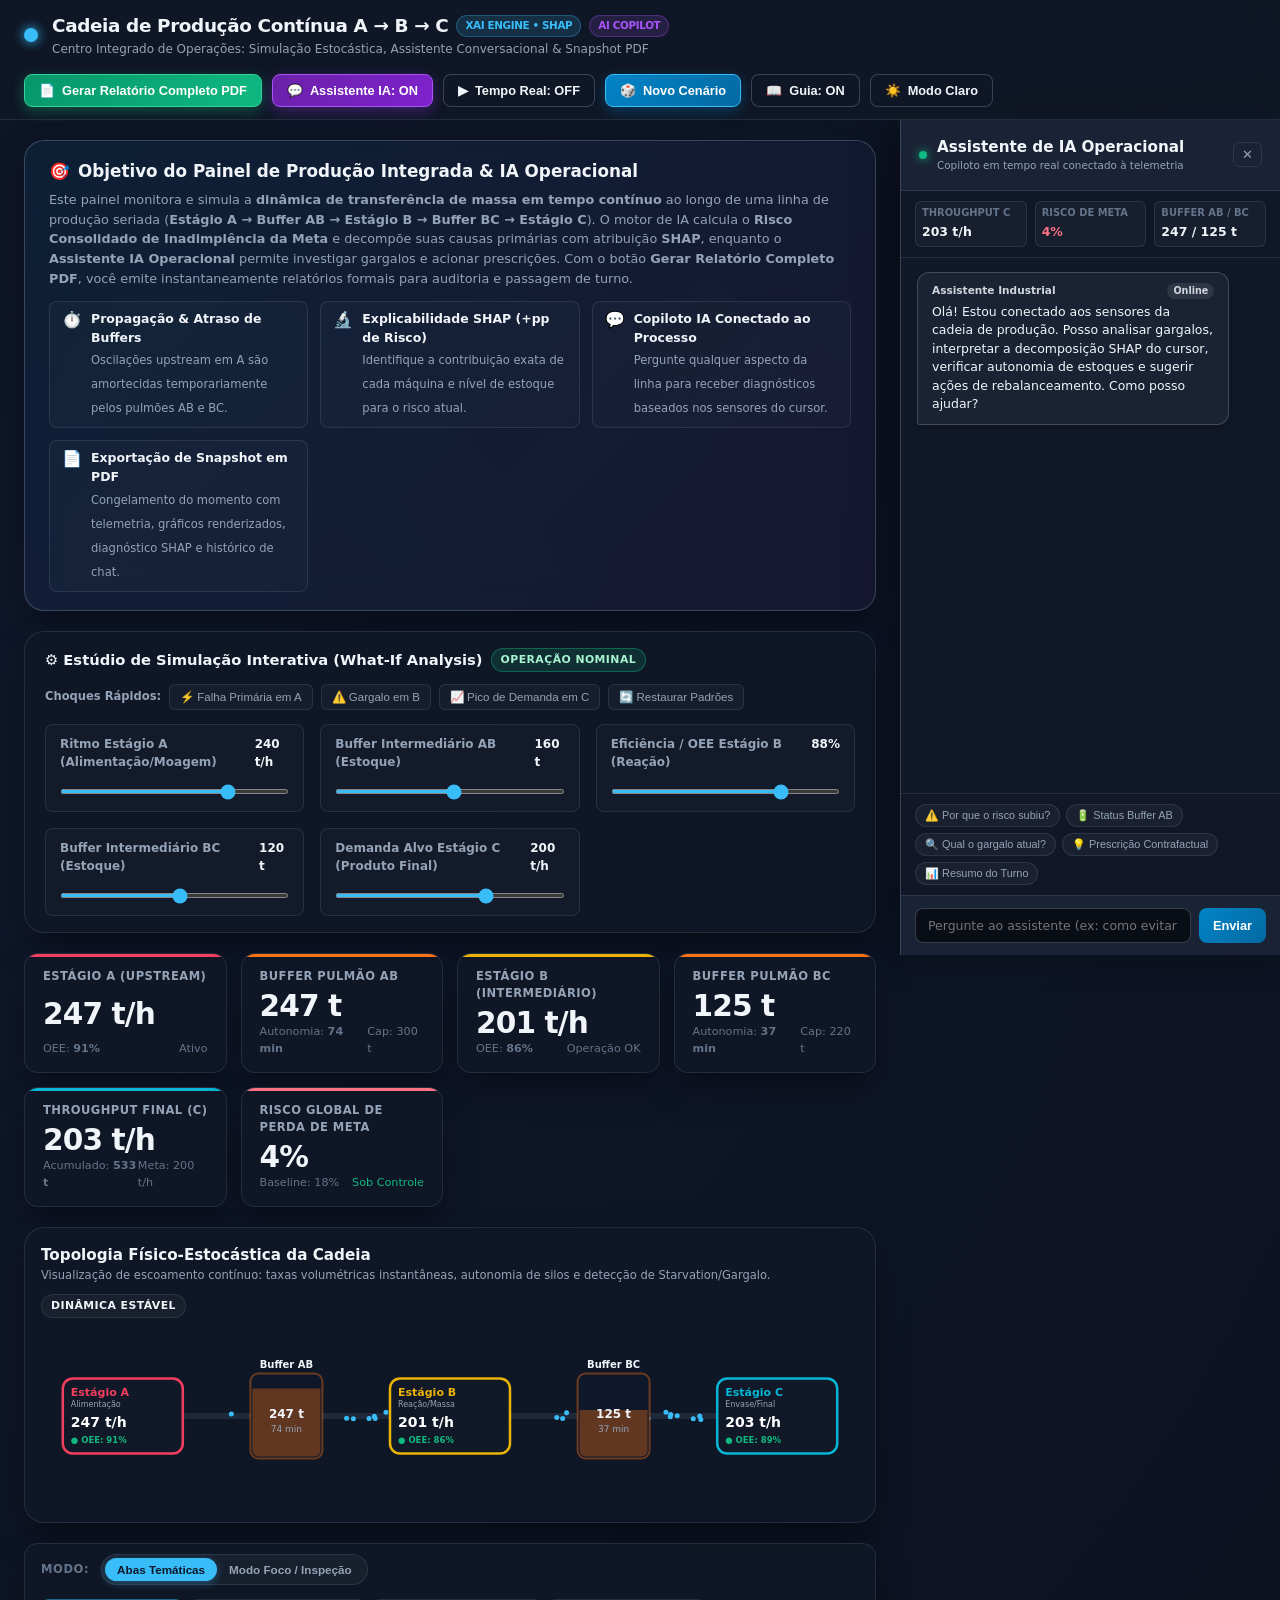
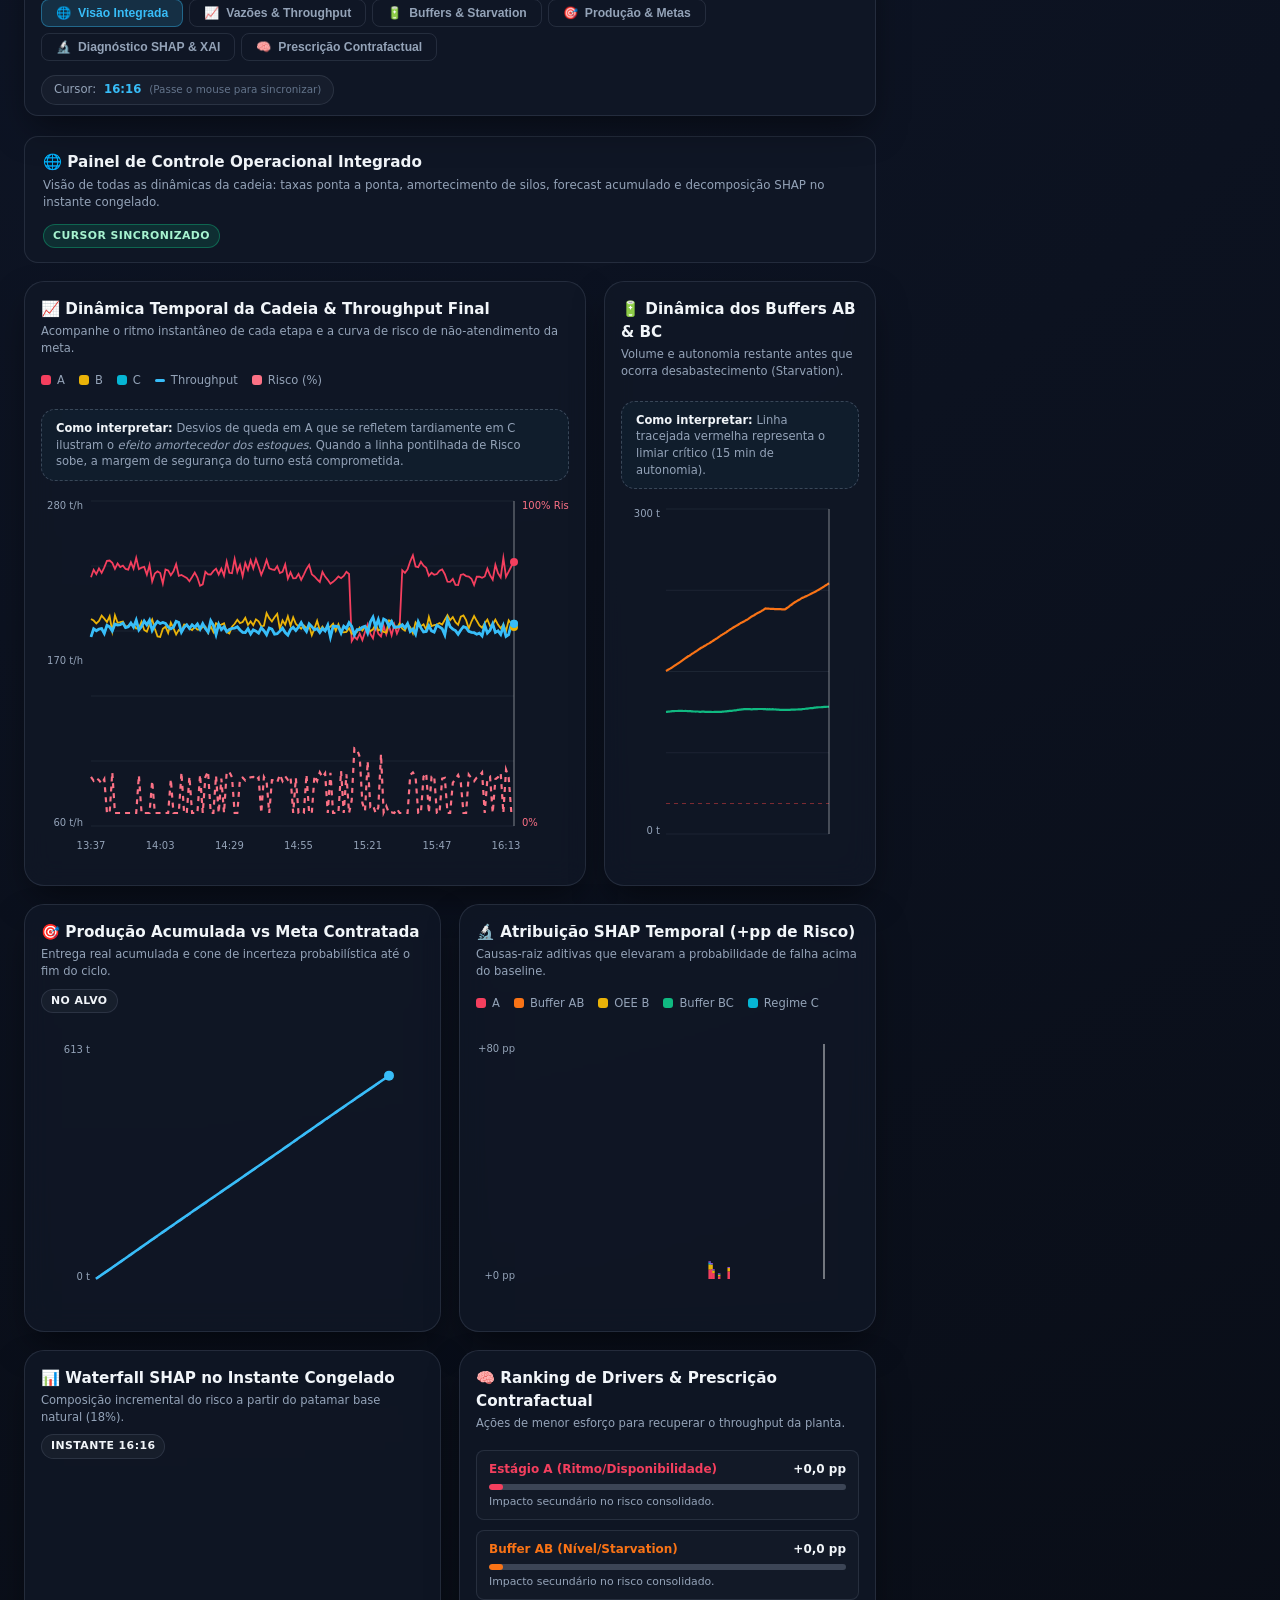
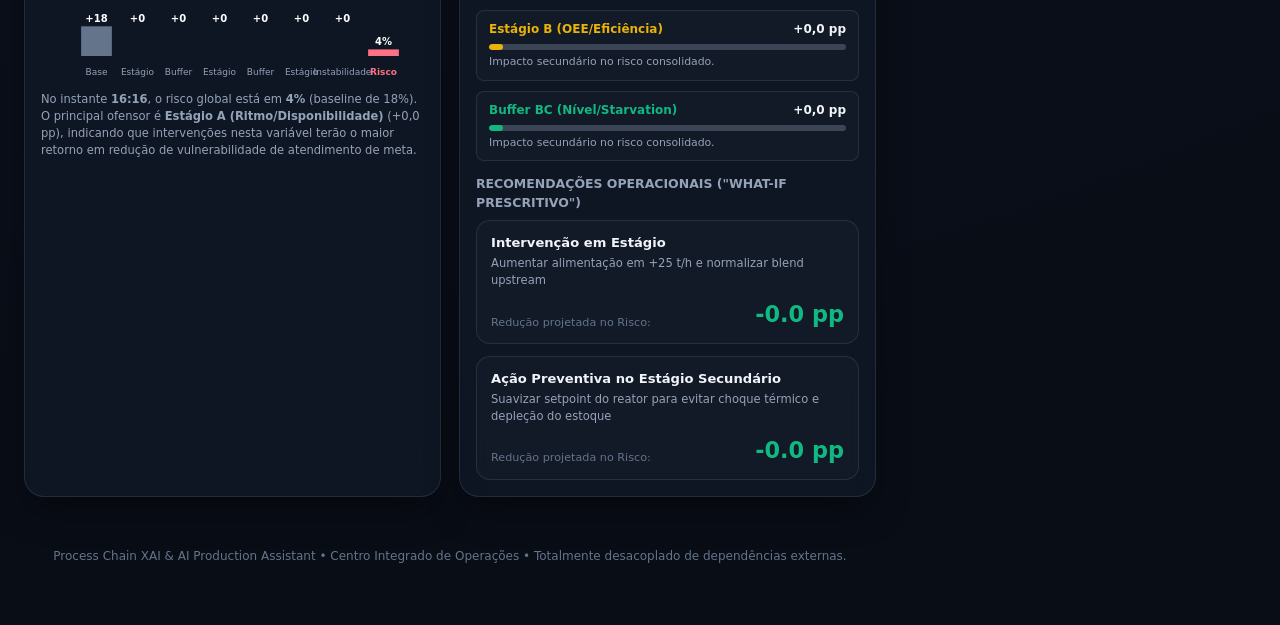
<file: public/assets/aistudio/process_chain_xai_ai_production_assistant_with_pdf_snapshot_v2_6fdd1178.html>
<!DOCTYPE html>
<html lang="pt-BR">
<head>
  <meta charset="UTF-8">
  <meta name="viewport" content="width=device-width, initial-scale=1.0">
  <title>Process Chain XAI & AI Production Assistant • Centro Integrado de Operações</title>
  <style>
    :root {
      --bg: #090d16;
      --bg-accent: #0f172a;
      --panel: rgba(17, 24, 39, 0.82);
      --panel-solid: #111827;
      --panel-header: rgba(30, 41, 59, 0.7);
      --border: rgba(148, 163, 184, 0.16);
      --border-bright: rgba(148, 163, 184, 0.32);
      --text: #f1f5f9;
      --text-muted: #94a3b8;
      --text-subtle: #64748b;
      
      --stage-a: #f43f5e;
      --stage-a-glow: rgba(244, 63, 94, 0.25);
      --stage-b: #eab308;
      --stage-b-glow: rgba(234, 179, 8, 0.25);
      --stage-c: #06b6d4;
      --stage-c-glow: rgba(6, 182, 212, 0.25);
      --buffer: #f97316;
      --risk-line: #fb7185;
      --throughput: #38bdf8;
      --target: #818cf8;
      --success: #10b981;
      --warning: #f59e0b;
      --danger: #ef4444;
      --purple: #a855f7;

      --shadow-lg: 0 16px 36px -8px rgba(0, 0, 0, 0.5);
      --glass-blur: blur(14px);
      --radius-sm: 8px;
      --radius: 14px;
      --radius-lg: 20px;
      --font: system-ui, -apple-system, BlinkMacSystemFont, "Segoe UI", Roboto, "Helvetica Neue", Arial, sans-serif;
    }

    [data-theme="light"] {
      --bg: #f8fafc;
      --bg-accent: #e2e8f0;
      --panel: rgba(255, 255, 255, 0.94);
      --panel-solid: #ffffff;
      --panel-header: rgba(241, 245, 249, 0.9);
      --border: rgba(100, 116, 139, 0.2);
      --border-bright: rgba(100, 116, 139, 0.35);
      --text: #0f172a;
      --text-muted: #475569;
      --text-subtle: #94a3b8;
      --shadow-lg: 0 12px 28px -6px rgba(15, 23, 42, 0.08);
    }

    * { box-sizing: border-box; margin: 0; padding: 0; }
    body {
      font-family: var(--font);
      background: radial-gradient(circle at 10% 20%, var(--bg-accent) 0%, var(--bg) 90%);
      color: var(--text);
      min-height: 100vh;
      line-height: 1.5;
      overflow-x: hidden;
    }

    /* Scrollbars */
    ::-webkit-scrollbar { width: 6px; height: 6px; }
    ::-webkit-scrollbar-track { background: var(--bg); }
    ::-webkit-scrollbar-thumb { background: var(--border-bright); border-radius: 3px; }

    /* Top Bar */
    header.header {
      background: var(--panel);
      backdrop-filter: var(--glass-blur);
      border-bottom: 1px solid var(--border);
      position: sticky;
      top: 0;
      z-index: 60;
      padding: 12px 24px;
      display: flex;
      justify-content: space-between;
      align-items: center;
      flex-wrap: wrap;
      gap: 16px;
    }

    .brand {
      display: flex;
      align-items: center;
      gap: 14px;
    }
    .pulse-indicator {
      width: 14px;
      height: 14px;
      border-radius: 50%;
      background: var(--throughput);
      box-shadow: 0 0 12px var(--throughput);
      animation: pulse 2s infinite ease-in-out;
    }
    @keyframes pulse {
      0%, 100% { transform: scale(0.9); opacity: 0.8; }
      50% { transform: scale(1.15); opacity: 1; box-shadow: 0 0 18px var(--throughput); }
    }
    .brand h1 {
      font-size: 1.15rem;
      font-weight: 800;
      letter-spacing: -0.02em;
      display: flex;
      align-items: center;
      gap: 8px;
    }
    .brand-tag {
      font-size: 0.65rem;
      text-transform: uppercase;
      background: rgba(56, 189, 248, 0.15);
      color: var(--throughput);
      padding: 2px 8px;
      border-radius: 99px;
      font-weight: 700;
      border: 1px solid rgba(56, 189, 248, 0.3);
    }
    .brand-tag.ai-tag {
      background: rgba(168, 85, 247, 0.15);
      color: var(--purple);
      border-color: rgba(168, 85, 247, 0.3);
    }
    .brand p {
      font-size: 0.75rem;
      color: var(--text-muted);
    }

    .top-actions {
      display: flex;
      align-items: center;
      gap: 10px;
      flex-wrap: wrap;
    }

    .btn {
      display: inline-flex;
      align-items: center;
      gap: 7px;
      padding: 8px 14px;
      font-size: 0.8rem;
      font-weight: 600;
      border-radius: var(--radius-sm);
      border: 1px solid var(--border-bright);
      background: var(--panel);
      color: var(--text);
      cursor: pointer;
      transition: all 0.2s ease;
      user-select: none;
    }
    .btn:hover {
      background: var(--panel-header);
      border-color: var(--text-muted);
      transform: translateY(-1px);
    }
    .btn.primary {
      background: linear-gradient(135deg, #0284c7, #0369a1);
      border-color: #38bdf8;
      color: #ffffff;
      box-shadow: 0 4px 14px rgba(2, 132, 199, 0.35);
    }
    .btn.primary:hover {
      background: linear-gradient(135deg, #0369a1, #075985);
    }
    .btn.pdf-btn {
      background: linear-gradient(135deg, #059669, #10b981);
      border-color: #34d399;
      color: #ffffff;
      box-shadow: 0 4px 14px rgba(16, 185, 129, 0.35);
      font-weight: 700;
    }
    .btn.pdf-btn:hover {
      background: linear-gradient(135deg, #047857, #059669);
    }
    .btn.assistant-btn {
      background: linear-gradient(135deg, #7e22ce, #9333ea);
      border-color: #c084fc;
      color: #ffffff;
      box-shadow: 0 4px 14px rgba(147, 51, 234, 0.35);
    }
    .btn.assistant-btn.active {
      background: linear-gradient(135deg, #6b21a8, #7e22ce);
      border-color: #a855f7;
    }
    .btn.active-live {
      background: rgba(16, 185, 129, 0.2);
      border-color: #10b981;
      color: #34d399;
    }
    .btn.active-live::before {
      content: "";
      width: 8px;
      height: 8px;
      border-radius: 50%;
      background: #10b981;
      box-shadow: 0 0 8px #10b981;
    }

    /* Workspace Wrapper */
    .workspace-wrapper {
      display: flex;
      width: 100%;
      min-height: calc(100vh - 65px);
      transition: all 0.35s cubic-bezier(0.16, 1, 0.3, 1);
      position: relative;
    }

    .main-content {
      flex: 1;
      min-width: 0;
      padding: 20px 24px 60px 24px;
      display: flex;
      flex-direction: column;
      gap: 20px;
      max-width: 1720px;
      margin: 0 auto;
      transition: margin 0.3s ease;
    }

    /* Hero Banner */
    .intro-banner {
      background: linear-gradient(135deg, rgba(14, 165, 233, 0.08) 0%, rgba(168, 85, 247, 0.06) 100%);
      border: 1px solid var(--border-bright);
      border-radius: var(--radius-lg);
      padding: 18px 24px;
      display: flex;
      justify-content: space-between;
      align-items: flex-start;
      gap: 20px;
      box-shadow: var(--shadow-lg);
      backdrop-filter: var(--glass-blur);
    }
    .intro-content h2 {
      font-size: 1.05rem;
      font-weight: 800;
      color: var(--text);
      display: flex;
      align-items: center;
      gap: 8px;
      margin-bottom: 6px;
    }
    .intro-content p {
      font-size: 0.8rem;
      color: var(--text-muted);
      line-height: 1.55;
      max-width: 1200px;
    }
    .intro-features {
      display: grid;
      grid-template-columns: repeat(auto-fit, minmax(230px, 1fr));
      gap: 12px;
      margin-top: 12px;
    }
    .intro-feat-item {
      display: flex;
      align-items: flex-start;
      gap: 9px;
      background: rgba(255, 255, 255, 0.02);
      border: 1px solid var(--border);
      border-radius: var(--radius-sm);
      padding: 8px 12px;
    }
    .intro-feat-item .feat-icon {
      font-size: 1rem;
      line-height: 1;
      margin-top: 2px;
    }
    .intro-feat-item div b {
      display: block;
      font-size: 0.78rem;
      color: var(--text);
    }
    .intro-feat-item div span {
      font-size: 0.72rem;
      color: var(--text-muted);
    }

    /* Simulador What-If */
    .simulator-card {
      background: var(--panel);
      backdrop-filter: var(--glass-blur);
      border: 1px solid var(--border);
      border-radius: var(--radius-lg);
      padding: 16px 20px;
      box-shadow: var(--shadow-lg);
    }
    .simulator-head {
      display: flex;
      justify-content: space-between;
      align-items: center;
      flex-wrap: wrap;
      gap: 12px;
      margin-bottom: 14px;
    }
    .simulator-title {
      font-size: 0.92rem;
      font-weight: 700;
      display: flex;
      align-items: center;
      gap: 8px;
    }
    .sim-controls-grid {
      display: grid;
      grid-template-columns: repeat(auto-fit, minmax(200px, 1fr));
      gap: 16px;
    }
    .slider-group {
      background: rgba(255, 255, 255, 0.02);
      padding: 10px 14px;
      border-radius: var(--radius-sm);
      border: 1px solid var(--border);
    }
    .slider-head {
      display: flex;
      justify-content: space-between;
      font-size: 0.75rem;
      font-weight: 600;
      color: var(--text-muted);
      margin-bottom: 6px;
    }
    .slider-head span.val {
      color: var(--text);
      font-weight: 800;
      font-feature-settings: "tnum";
    }
    input[type="range"] {
      width: 100%;
      accent-color: #38bdf8;
      cursor: pointer;
      height: 5px;
      border-radius: 3px;
      background: var(--border-bright);
    }
    .sim-buttons {
      display: flex;
      gap: 8px;
      align-items: center;
      flex-wrap: wrap;
    }
    .btn-scenario {
      font-size: 0.72rem;
      padding: 5px 10px;
      border-radius: 6px;
      border: 1px solid var(--border);
      background: rgba(255, 255, 255, 0.03);
      color: var(--text-muted);
      cursor: pointer;
      transition: all 0.15s ease;
    }
    .btn-scenario:hover {
      background: rgba(255, 255, 255, 0.1);
      color: var(--text);
      border-color: var(--border-bright);
    }
    .btn-scenario.red:hover { border-color: var(--danger); color: #fca5a5; }
    .btn-scenario.amber:hover { border-color: var(--warning); color: #fde68a; }
    .btn-scenario.cyan:hover { border-color: var(--stage-c); color: #a5f3fc; }

    /* KPI Row */
    .kpi-row {
      display: grid;
      grid-template-columns: repeat(auto-fit, minmax(180px, 1fr));
      gap: 14px;
    }
    .kpi-card {
      background: var(--panel);
      backdrop-filter: var(--glass-blur);
      border: 1px solid var(--border);
      border-radius: var(--radius);
      padding: 14px 18px;
      box-shadow: var(--shadow-lg);
      position: relative;
      overflow: hidden;
      display: flex;
      flex-direction: column;
      justify-content: space-between;
      min-height: 105px;
    }
    .kpi-card::before {
      content: "";
      position: absolute;
      top: 0;
      left: 0;
      right: 0;
      height: 3px;
      background: transparent;
    }
    .kpi-card.a::before { background: var(--stage-a); }
    .kpi-card.b::before { background: var(--stage-b); }
    .kpi-card.c::before { background: var(--stage-c); }
    .kpi-card.buffer::before { background: var(--buffer); }
    .kpi-card.risk::before { background: var(--risk-line); }

    .kpi-title {
      font-size: 0.72rem;
      text-transform: uppercase;
      font-weight: 700;
      color: var(--text-muted);
      letter-spacing: 0.04em;
    }
    .kpi-value {
      font-size: 1.85rem;
      font-weight: 900;
      letter-spacing: -0.03em;
      line-height: 1.1;
      margin: 4px 0 2px 0;
      font-feature-settings: "tnum";
    }
    .kpi-meta {
      font-size: 0.7rem;
      color: var(--text-subtle);
      display: flex;
      justify-content: space-between;
      align-items: center;
    }

    /* Diagrama de Fluxo Físico */
    .flow-card {
      background: var(--panel);
      backdrop-filter: var(--glass-blur);
      border: 1px solid var(--border);
      border-radius: var(--radius-lg);
      padding: 16px;
      box-shadow: var(--shadow-lg);
    }
    .flow-header {
      display: flex;
      justify-content: space-between;
      align-items: center;
      margin-bottom: 8px;
      flex-wrap: wrap;
      gap: 10px;
    }
    .flow-canvas-container {
      width: 100%;
      height: 180px;
      position: relative;
    }
    #flowCanvas {
      width: 100%;
      height: 100%;
      display: block;
      border-radius: var(--radius);
    }

    /* Navegação por Abas */
    .nav-control-bar {
      background: var(--panel);
      backdrop-filter: var(--glass-blur);
      border: 1px solid var(--border);
      border-radius: var(--radius);
      padding: 10px 16px;
      display: flex;
      justify-content: space-between;
      align-items: center;
      flex-wrap: wrap;
      gap: 14px;
      box-shadow: var(--shadow-lg);
      position: sticky;
      top: 66px;
      z-index: 45;
    }
    .nav-mode-selector {
      display: flex;
      align-items: center;
      gap: 12px;
    }
    .mode-label {
      font-size: 0.72rem;
      font-weight: 700;
      text-transform: uppercase;
      letter-spacing: 0.05em;
      color: var(--text-subtle);
    }
    .pill-switch {
      display: inline-flex;
      background: rgba(255, 255, 255, 0.04);
      border: 1px solid var(--border);
      border-radius: 99px;
      padding: 3px;
    }
    .pill-btn {
      border: none;
      background: transparent;
      color: var(--text-muted);
      padding: 5px 12px;
      font-size: 0.73rem;
      font-weight: 700;
      border-radius: 99px;
      cursor: pointer;
      transition: all 0.2s ease;
    }
    .pill-btn.active {
      background: var(--throughput);
      color: #0f172a;
      box-shadow: 0 2px 8px rgba(56, 189, 248, 0.35);
    }

    .tabs-wrapper {
      display: flex;
      align-items: center;
      gap: 6px;
      flex-wrap: wrap;
    }
    .tab-btn {
      background: transparent;
      border: 1px solid var(--border);
      color: var(--text-muted);
      padding: 6px 14px;
      font-size: 0.76rem;
      font-weight: 700;
      border-radius: var(--radius-sm);
      cursor: pointer;
      display: inline-flex;
      align-items: center;
      gap: 7px;
      transition: all 0.2s ease;
    }
    .tab-btn:hover {
      background: rgba(255, 255, 255, 0.05);
      color: var(--text);
      border-color: var(--border-bright);
    }
    .tab-btn.active {
      background: rgba(56, 189, 248, 0.15);
      color: var(--throughput);
      border-color: rgba(56, 189, 248, 0.4);
    }

    .cursor-sync-indicator {
      display: inline-flex;
      align-items: center;
      gap: 8px;
      font-size: 0.73rem;
      background: rgba(255, 255, 255, 0.03);
      padding: 5px 12px;
      border-radius: 99px;
      border: 1px solid var(--border);
      color: var(--text-muted);
    }
    .cursor-sync-indicator b {
      color: var(--throughput);
      font-feature-settings: "tnum";
    }

    /* Container de Abas */
    .tab-pane {
      display: none;
      flex-direction: column;
      gap: 18px;
      animation: fadeIn 0.25s ease-in-out;
    }
    .tab-pane.active {
      display: flex;
    }
    @keyframes fadeIn {
      from { opacity: 0; transform: translateY(5px); }
      to { opacity: 1; transform: translateY(0); }
    }

    .tab-header-card {
      background: var(--panel);
      border: 1px solid var(--border);
      border-radius: var(--radius);
      padding: 14px 18px;
      display: flex;
      justify-content: space-between;
      align-items: center;
      flex-wrap: wrap;
      gap: 12px;
    }
    .tab-header-card h3 {
      font-size: 0.95rem;
      font-weight: 800;
      display: flex;
      align-items: center;
      gap: 8px;
    }
    .tab-header-card p {
      font-size: 0.74rem;
      color: var(--text-muted);
      margin-top: 3px;
    }

    /* Grid de Gráficos Principais */
    .dashboard-grid {
      display: grid;
      grid-template-columns: repeat(12, 1fr);
      gap: 18px;
    }
    .col-12 { grid-column: span 12; }
    .col-8 { grid-column: span 8; }
    .col-6 { grid-column: span 6; }
    .col-4 { grid-column: span 4; }

    @media (max-width: 1250px) {
      .col-8, .col-6, .col-4 { grid-column: span 12; }
    }

    .chart-card {
      background: var(--panel);
      backdrop-filter: var(--glass-blur);
      border: 1px solid var(--border);
      border-radius: var(--radius-lg);
      padding: 16px;
      box-shadow: var(--shadow-lg);
      display: flex;
      flex-direction: column;
      position: relative;
    }
    .chart-head {
      display: flex;
      justify-content: space-between;
      align-items: flex-start;
      margin-bottom: 12px;
      flex-wrap: wrap;
      gap: 8px;
    }
    .chart-head h3 {
      font-size: 0.95rem;
      font-weight: 800;
      display: flex;
      align-items: center;
      gap: 6px;
    }
    .chart-head p {
      font-size: 0.72rem;
      color: var(--text-muted);
      margin-top: 2px;
    }
    .badge {
      display: inline-flex;
      align-items: center;
      gap: 6px;
      padding: 3px 9px;
      border-radius: 99px;
      font-size: 0.68rem;
      font-weight: 700;
      text-transform: uppercase;
      letter-spacing: 0.04em;
      border: 1px solid var(--border);
      background: rgba(255, 255, 255, 0.04);
    }
    .badge.danger {
      background: rgba(239, 68, 68, 0.15);
      border-color: rgba(239, 68, 68, 0.4);
      color: #fca5a5;
    }
    .badge.warn {
      background: rgba(245, 158, 11, 0.15);
      border-color: rgba(245, 158, 11, 0.4);
      color: #fde68a;
    }
    .badge.ok {
      background: rgba(16, 185, 129, 0.15);
      border-color: rgba(16, 185, 129, 0.4);
      color: #a7f3d0;
    }

    .canvas-container {
      position: relative;
      width: 100%;
      height: 290px;
    }
    .canvas-container.tall { height: 380px; }
    .canvas-container.short { height: 210px; }
    canvas {
      width: 100%;
      height: 100%;
      display: block;
    }

    /* Tooltip */
    .custom-tooltip {
      position: absolute;
      pointer-events: none;
      background: var(--panel-solid);
      border: 1px solid var(--border-bright);
      box-shadow: 0 10px 25px -4px rgba(0, 0, 0, 0.6);
      border-radius: var(--radius-sm);
      padding: 9px 12px;
      font-size: 0.72rem;
      color: var(--text);
      z-index: 100;
      display: none;
      min-width: 210px;
      backdrop-filter: blur(8px);
      line-height: 1.4;
    }

    /* Ranking e Prescrições */
    .rank-list {
      display: flex;
      flex-direction: column;
      gap: 10px;
      margin-top: 6px;
    }
    .rank-item {
      padding: 9px 12px;
      background: rgba(255, 255, 255, 0.02);
      border: 1px solid var(--border);
      border-radius: var(--radius-sm);
    }
    .rank-row-top {
      display: flex;
      justify-content: space-between;
      align-items: center;
      font-size: 0.75rem;
      font-weight: 700;
    }
    .rank-bar-bg {
      height: 6px;
      background: var(--border-bright);
      border-radius: 99px;
      overflow: hidden;
      margin: 6px 0 4px 0;
    }
    .rank-bar-fill {
      height: 100%;
      border-radius: 99px;
      transition: width 0.3s ease;
    }
    .rank-desc {
      font-size: 0.68rem;
      color: var(--text-muted);
    }

    .counter-grid {
      display: grid;
      grid-template-columns: repeat(auto-fit, minmax(280px, 1fr));
      gap: 12px;
    }
    .counter-card {
      background: rgba(255, 255, 255, 0.02);
      border: 1px solid var(--border);
      border-radius: var(--radius);
      padding: 12px 14px;
      display: flex;
      flex-direction: column;
      justify-content: space-between;
      gap: 8px;
    }
    .counter-card h4 {
      font-size: 0.82rem;
      font-weight: 800;
    }
    .counter-val {
      font-size: 1.4rem;
      font-weight: 900;
      color: var(--success);
      font-feature-settings: "tnum";
    }

    /* Legendas */
    .legend-row {
      display: flex;
      flex-wrap: wrap;
      gap: 14px;
      font-size: 0.72rem;
      color: var(--text-muted);
      margin-top: 6px;
    }
    .legend-item {
      display: flex;
      align-items: center;
      gap: 6px;
    }
    .legend-color {
      width: 10px;
      height: 10px;
      border-radius: 3px;
    }

    /* Modo de Ajuda */
    .guide-box {
      border: 1px dashed var(--border-bright);
      background: rgba(56, 189, 248, 0.04);
      border-radius: var(--radius);
      padding: 10px 14px;
      margin-top: 8px;
      font-size: 0.72rem;
      color: var(--text-muted);
      line-height: 1.45;
    }
    .guide-box b { color: var(--text); }
    body[data-help="off"] .guide-box { display: none; }

    /* ===================================================
       DRAWER DO ASSISTENTE IA OPERACIONAL
       =================================================== */
    .ai-assistant-dock {
      width: 380px;
      min-width: 380px;
      background: var(--panel-solid);
      border-left: 1px solid var(--border-bright);
      box-shadow: -8px 0 32px rgba(0, 0, 0, 0.35);
      display: flex;
      flex-direction: column;
      position: sticky;
      top: 65px;
      height: calc(100vh - 65px);
      transition: width 0.35s cubic-bezier(0.16, 1, 0.3, 1), margin-right 0.35s ease, opacity 0.25s ease;
      z-index: 55;
    }

    .ai-assistant-dock.collapsed {
      margin-right: -380px;
      width: 0;
      min-width: 0;
      opacity: 0;
      pointer-events: none;
    }

    .dock-header {
      padding: 16px 18px;
      background: var(--panel-header);
      border-bottom: 1px solid var(--border);
      display: flex;
      justify-content: space-between;
      align-items: center;
    }
    .dock-header-title {
      display: flex;
      align-items: center;
      gap: 10px;
    }
    .dock-header-title h3 {
      font-size: 0.95rem;
      font-weight: 800;
      color: var(--text);
    }
    .dock-header-title span.pulse-dot {
      width: 8px;
      height: 8px;
      border-radius: 50%;
      background: #10b981;
      box-shadow: 0 0 8px #10b981;
    }
    .btn-dock-close {
      background: transparent;
      border: 1px solid var(--border);
      color: var(--text-muted);
      border-radius: 6px;
      padding: 4px 8px;
      font-size: 0.8rem;
      cursor: pointer;
    }
    .btn-dock-close:hover {
      background: rgba(255, 255, 255, 0.08);
      color: var(--text);
    }

    .dock-telemetry-strip {
      padding: 10px 14px;
      background: rgba(15, 23, 42, 0.4);
      border-bottom: 1px solid var(--border);
      display: grid;
      grid-template-columns: repeat(3, 1fr);
      gap: 8px;
      font-size: 0.68rem;
    }
    .telemetry-chip {
      background: rgba(255, 255, 255, 0.03);
      border: 1px solid var(--border);
      border-radius: 6px;
      padding: 4px 6px;
      display: flex;
      flex-direction: column;
    }
    .telemetry-chip span.label {
      color: var(--text-subtle);
      font-size: 0.62rem;
      text-transform: uppercase;
      font-weight: 700;
    }
    .telemetry-chip span.val {
      font-weight: 800;
      color: var(--text);
      font-size: 0.78rem;
      margin-top: 2px;
      font-feature-settings: "tnum";
    }

    .chat-messages {
      flex: 1;
      overflow-y: auto;
      padding: 14px 16px;
      display: flex;
      flex-direction: column;
      gap: 12px;
    }

    .chat-msg {
      max-width: 90%;
      padding: 10px 14px;
      border-radius: 12px;
      font-size: 0.78rem;
      line-height: 1.48;
      box-shadow: 0 2px 8px rgba(0,0,0,0.25);
      position: relative;
      animation: msgPop 0.2s cubic-bezier(0.175, 0.885, 0.32, 1.275);
    }
    @keyframes msgPop {
      from { opacity: 0; transform: translateY(6px); }
      to { opacity: 1; transform: translateY(0); }
    }

    .chat-msg.user {
      align-self: flex-end;
      background: linear-gradient(135deg, #0284c7, #0369a1);
      color: #ffffff;
      border-bottom-right-radius: 3px;
    }
    .chat-msg.ai {
      align-self: flex-start;
      background: var(--panel-header);
      color: var(--text);
      border: 1px solid var(--border-bright);
      border-bottom-left-radius: 3px;
    }

    .msg-header {
      display: flex;
      justify-content: space-between;
      align-items: center;
      margin-bottom: 4px;
      font-size: 0.66rem;
      opacity: 0.85;
      font-weight: 700;
    }
    .msg-tag {
      font-size: 0.6rem;
      padding: 1px 6px;
      border-radius: 99px;
      background: rgba(255, 255, 255, 0.1);
    }

    .chat-action-btn {
      margin-top: 8px;
      display: inline-flex;
      align-items: center;
      gap: 6px;
      background: rgba(16, 185, 129, 0.2);
      border: 1px solid #10b981;
      color: #34d399;
      padding: 5px 10px;
      border-radius: 6px;
      font-size: 0.72rem;
      font-weight: 700;
      cursor: pointer;
      transition: all 0.15s ease;
    }
    .chat-action-btn:hover {
      background: #10b981;
      color: #0f172a;
    }

    .chat-suggestions {
      padding: 10px 14px;
      background: rgba(15, 23, 42, 0.2);
      border-top: 1px solid var(--border);
      display: flex;
      flex-wrap: wrap;
      gap: 6px;
    }
    .chip-suggest {
      background: rgba(255, 255, 255, 0.04);
      border: 1px solid var(--border);
      color: var(--text-muted);
      font-size: 0.68rem;
      padding: 4px 9px;
      border-radius: 99px;
      cursor: pointer;
      transition: all 0.15s ease;
      white-space: nowrap;
    }
    .chip-suggest:hover {
      background: rgba(56, 189, 248, 0.15);
      border-color: rgba(56, 189, 248, 0.4);
      color: var(--throughput);
    }

    .chat-input-area {
      padding: 12px 14px;
      background: var(--panel-header);
      border-top: 1px solid var(--border);
      display: flex;
      gap: 8px;
    }
    .chat-input-area input {
      flex: 1;
      padding: 9px 12px;
      border-radius: var(--radius-sm);
      border: 1px solid var(--border-bright);
      outline: none;
      background: var(--bg);
      color: var(--text);
      font-size: 0.78rem;
      font-family: inherit;
      transition: border-color 0.2s ease;
    }
    .chat-input-area input:focus {
      border-color: var(--throughput);
    }
    .btn-send {
      padding: 9px 14px;
      border-radius: var(--radius-sm);
      border: none;
      background: linear-gradient(135deg, #0284c7, #0369a1);
      color: white;
      font-weight: 700;
      font-size: 0.8rem;
      cursor: pointer;
      transition: all 0.2s ease;
    }
    .btn-send:hover {
      background: linear-gradient(135deg, #0369a1, #075985);
    }

    /* ===================================================
       MODAL DE PRÉ-VISUALIZAÇÃO E ESTILOS DE IMPRESSÃO
       =================================================== */
    .modal-overlay {
      position: fixed;
      inset: 0;
      background: rgba(10, 15, 30, 0.85);
      backdrop-filter: blur(8px);
      z-index: 200;
      display: none;
      align-items: center;
      justify-content: center;
      padding: 24px;
    }
    .modal-overlay.open {
      display: flex;
    }
    .modal-box {
      background: #ffffff;
      color: #0f172a;
      width: 100%;
      max-width: 1100px;
      height: 90vh;
      border-radius: 12px;
      display: flex;
      flex-direction: column;
      box-shadow: 0 25px 60px rgba(0,0,0,0.6);
      overflow: hidden;
    }
    .modal-bar {
      padding: 12px 20px;
      background: #0f172a;
      color: #ffffff;
      display: flex;
      justify-content: space-between;
      align-items: center;
    }
    .modal-scroll {
      flex: 1;
      overflow-y: auto;
      padding: 28px 36px;
      background: #f8fafc;
    }

    /* Folha do Relatório de Auditoria */
    .report-sheet {
      background: #ffffff;
      max-width: 960px;
      margin: 0 auto;
      padding: 28px 36px;
      border: 1px solid #e2e8f0;
      border-radius: 8px;
      box-shadow: 0 4px 16px rgba(0,0,0,0.04);
      font-family: var(--font);
    }
    .rep-header {
      display: flex;
      justify-content: space-between;
      align-items: flex-start;
      border-bottom: 2.5px solid #0284c7;
      padding-bottom: 12px;
      margin-bottom: 18px;
    }
    .rep-header h1 {
      font-size: 1.3rem;
      font-weight: 800;
      color: #0f172a;
    }
    .rep-header p {
      font-size: 0.75rem;
      color: #64748b;
      margin-top: 2px;
    }
    .rep-meta-box {
      text-align: right;
      font-size: 0.72rem;
      color: #475569;
      line-height: 1.45;
    }
    .rep-stamp {
      display: inline-block;
      margin-top: 4px;
      padding: 2px 8px;
      border-radius: 4px;
      font-weight: 800;
      font-size: 0.68rem;
      text-transform: uppercase;
    }
    .rep-stamp.alarm {
      background: #fee2e2;
      color: #b91c1c;
      border: 1px solid #f87171;
    }
    .rep-stamp.ok {
      background: #dcfce7;
      color: #15803d;
      border: 1px solid #86efac;
    }

    .rep-kpi-grid {
      display: grid;
      grid-template-columns: repeat(6, 1fr);
      gap: 10px;
      margin-bottom: 18px;
    }
    .rep-kpi-card {
      border: 1px solid #cbd5e1;
      background: #f8fafc;
      border-radius: 6px;
      padding: 8px;
      text-align: center;
    }
    .rep-kpi-card .l {
      font-size: 0.65rem;
      font-weight: 700;
      color: #64748b;
      text-transform: uppercase;
    }
    .rep-kpi-card .v {
      font-size: 1.15rem;
      font-weight: 900;
      color: #0284c7;
      margin: 2px 0;
    }
    .rep-kpi-card .s {
      font-size: 0.62rem;
      color: #475569;
    }

    .rep-section {
      border: 1px solid #e2e8f0;
      border-radius: 6px;
      padding: 12px 14px;
      margin-bottom: 14px;
      background: #ffffff;
      page-break-inside: avoid;
    }
    .rep-section h3 {
      font-size: 0.85rem;
      font-weight: 800;
      color: #0f172a;
      border-bottom: 1px solid #e2e8f0;
      padding-bottom: 5px;
      margin-bottom: 8px;
      display: flex;
      justify-content: space-between;
      align-items: center;
    }

    .rep-charts-2x2 {
      display: grid;
      grid-template-columns: 1fr 1fr;
      gap: 12px;
      margin-bottom: 14px;
      page-break-inside: avoid;
    }
    .rep-chart-box {
      border: 1px solid #e2e8f0;
      border-radius: 6px;
      padding: 8px;
      background: #f8fafc;
    }
    .rep-chart-box h4 {
      font-size: 0.72rem;
      font-weight: 700;
      color: #334155;
      margin-bottom: 4px;
    }
    .rep-chart-box img {
      width: 100%;
      height: auto;
      display: block;
      border-radius: 4px;
    }

    .rep-table {
      width: 100%;
      border-collapse: collapse;
      font-size: 0.72rem;
      margin-top: 4px;
    }
    .rep-table th, .rep-table td {
      border: 1px solid #e2e8f0;
      padding: 6px 8px;
      text-align: left;
    }
    .rep-table th {
      background: #f1f5f9;
      color: #334155;
      font-weight: 700;
    }

    .rep-chat-trail {
      display: flex;
      flex-direction: column;
      gap: 6px;
      font-size: 0.72rem;
    }
    .rep-chat-item {
      padding: 6px 10px;
      border-radius: 4px;
      background: #f8fafc;
      border-left: 3px solid #0284c7;
    }
    .rep-chat-item.user {
      border-left-color: #64748b;
      background: #f1f5f9;
    }

    /* Print CSS */
    @media print {
      body {
        background: #ffffff !important;
        color: #0f172a !important;
      }
      header.header,
      .workspace-wrapper,
      .modal-bar,
      footer {
        display: none !important;
      }
      .modal-overlay {
        position: static !important;
        background: transparent !important;
        padding: 0 !important;
        display: block !important;
      }
      .modal-box {
        height: auto !important;
        max-width: 100% !important;
        border-radius: 0 !important;
        box-shadow: none !important;
      }
      .modal-scroll {
        padding: 0 !important;
        background: #ffffff !important;
      }
      .report-sheet {
        border: none !important;
        padding: 0 !important;
        box-shadow: none !important;
        max-width: 100% !important;
      }
      .rep-section, .rep-charts-2x2, .rep-header, .rep-kpi-grid {
        page-break-inside: avoid !important;
      }
      .page-break {
        page-break-after: always;
      }
    }

    footer {
      text-align: center;
      font-size: 0.75rem;
      color: var(--text-subtle);
      margin-top: 30px;
    }

    @media (max-width: 900px) {
      .ai-assistant-dock {
        position: fixed;
        right: 0;
        top: 65px;
        height: calc(100vh - 65px);
        width: 100%;
        min-width: 100%;
      }
      .ai-assistant-dock.collapsed {
        margin-right: -100%;
      }
    }
  </style>
</head>
<body data-theme="dark" data-help="on">

  <header class="header">
    <div class="brand">
      <div class="pulse-indicator" id="liveDot"></div>
      <div>
        <h1>
          Cadeia de Produção Contínua A → B → C
          <span class="brand-tag">XAI Engine • SHAP</span>
          <span class="brand-tag ai-tag">AI Copilot</span>
        </h1>
        <p>Centro Integrado de Operações: Simulação Estocástica, Assistente Conversacional & Snapshot PDF</p>
      </div>
    </div>
    <div class="top-actions">
      <button class="btn pdf-btn" id="snapshotPdfBtn" onclick="openSnapshotModal()" title="Gerar relatório de auditoria e exportar Snapshot em PDF">
        <span>📄</span>
        <span>Gerar Relatório Completo PDF</span>
      </button>
      <button class="btn assistant-btn active" id="toggleAiBtn" title="Alternar Assistente IA Operacional">
        <span>💬</span>
        <span id="aiBtnText">Assistente IA: ON</span>
      </button>
      <button class="btn" id="playBtn" title="Simular alimentação contínua de telemetria">
        <span id="playIcon">▶</span>
        <span id="playText">Tempo Real: OFF</span>
      </button>
      <button class="btn primary" id="regenBtn" title="Gerar novo cenário aleatório">
        <span>🎲</span>
        <span>Novo Cenário</span>
      </button>
      <button class="btn" id="guideBtn" title="Alternar visualização do guia operacional">
        <span>📖</span>
        <span id="guideText">Guia: ON</span>
      </button>
      <button class="btn" id="themeBtn" title="Alternar tema claro/escuro">
        <span id="themeIcon">☀️</span>
        <span id="themeText">Modo Claro</span>
      </button>
    </div>
  </header>

  <div class="workspace-wrapper">

    <main class="main-content">

      <section class="intro-banner">
        <div class="intro-content">
          <h2>
            <span>🎯</span>
            <span>Objetivo do Painel de Produção Integrada & IA Operacional</span>
          </h2>
          <p>
            Este painel monitora e simula a <b>dinâmica de transferência de massa em tempo contínuo</b> ao longo de uma linha de produção seriada (<strong>Estágio A → Buffer AB → Estágio B → Buffer BC → Estágio C</strong>).
            O motor de IA calcula o <b>Risco Consolidado de Inadimplência da Meta</b> e decompõe suas causas primárias com atribuição <b>SHAP</b>, enquanto o <b>Assistente IA Operacional</b> permite investigar gargalos e acionar prescrições. Com o botão <b>Gerar Relatório Completo PDF</b>, você emite instantaneamente relatórios formais para auditoria e passagem de turno.
          </p>
          <div class="intro-features">
            <div class="intro-feat-item">
              <span class="feat-icon">⏱️</span>
              <div>
                <b>Propagação & Atraso de Buffers</b>
                <span>Oscilações upstream em A são amortecidas temporariamente pelos pulmões AB e BC.</span>
              </div>
            </div>
            <div class="intro-feat-item">
              <span class="feat-icon">🔬</span>
              <div>
                <b>Explicabilidade SHAP (+pp de Risco)</b>
                <span>Identifique a contribuição exata de cada máquina e nível de estoque para o risco atual.</span>
              </div>
            </div>
            <div class="intro-feat-item">
              <span class="feat-icon">💬</span>
              <div>
                <b>Copiloto IA Conectado ao Processo</b>
                <span>Pergunte qualquer aspecto da linha para receber diagnósticos baseados nos sensores do cursor.</span>
              </div>
            </div>
            <div class="intro-feat-item">
              <span class="feat-icon">📄</span>
              <div>
                <b>Exportação de Snapshot em PDF</b>
                <span>Congelamento do momento com telemetria, gráficos renderizados, diagnóstico SHAP e histórico de chat.</span>
              </div>
            </div>
          </div>
        </div>
      </section>

      <section class="simulator-card">
        <div class="simulator-head">
          <div class="simulator-title">
            <span>⚙️ Estúdio de Simulação Interativa (What-If Analysis)</span>
            <span class="badge ok" id="simBadge">Operação Nominal</span>
          </div>
          <div class="sim-buttons">
            <span style="font-size: 0.72rem; color: var(--text-muted); font-weight: 600;">Choques Rápidos:</span>
            <button class="btn-scenario red" onclick="injectShock('tripA')">⚡ Falha Primária em A</button>
            <button class="btn-scenario amber" onclick="injectShock('bottleB')">⚠️ Gargalo em B</button>
            <button class="btn-scenario cyan" onclick="injectShock('surgeC')">📈 Pico de Demanda em C</button>
            <button class="btn-scenario" onclick="injectShock('reset')">🔄 Restaurar Padrões</button>
          </div>
        </div>
        
        <div class="sim-controls-grid">
          <div class="slider-group">
            <div class="slider-head">
              <span>Ritmo Estágio A (Alimentação/Moagem)</span>
              <span class="val" id="valA">240 t/h</span>
            </div>
            <input type="range" id="sliderA" min="120" max="280" step="1" value="240">
          </div>
          <div class="slider-group">
            <div class="slider-head">
              <span>Buffer Intermediário AB (Estoque)</span>
              <span class="val" id="valAB">160 t</span>
            </div>
            <input type="range" id="sliderAB" min="10" max="300" step="5" value="160">
          </div>
          <div class="slider-group">
            <div class="slider-head">
              <span>Eficiência / OEE Estágio B (Reação)</span>
              <span class="val" id="valB">88%</span>
            </div>
            <input type="range" id="sliderB" min="50" max="100" step="1" value="88">
          </div>
          <div class="slider-group">
            <div class="slider-head">
              <span>Buffer Intermediário BC (Estoque)</span>
              <span class="val" id="valBC">120 t</span>
            </div>
            <input type="range" id="sliderBC" min="10" max="220" step="5" value="120">
          </div>
          <div class="slider-group">
            <div class="slider-head">
              <span>Demanda Alvo Estágio C (Produto Final)</span>
              <span class="val" id="valC">200 t/h</span>
            </div>
            <input type="range" id="sliderC" min="140" max="230" step="1" value="200">
          </div>
        </div>
      </section>

      <section class="kpi-row">
        <div class="kpi-card a">
          <div class="kpi-title">Estágio A (Upstream)</div>
          <div class="kpi-value" id="kpiRateA">-- t/h</div>
          <div class="kpi-meta">
            <span>OEE: <b id="kpiOeeA">--%</b></span>
            <span id="kpiStateA">Ativo</span>
          </div>
        </div>
        <div class="kpi-card buffer">
          <div class="kpi-title">Buffer Pulmão AB</div>
          <div class="kpi-value" id="kpiAB">-- t</div>
          <div class="kpi-meta">
            <span>Autonomia: <b id="kpiAutoAB">-- min</b></span>
            <span id="kpiCapAB">Cap: 300 t</span>
          </div>
        </div>
        <div class="kpi-card b">
          <div class="kpi-title">Estágio B (Intermediário)</div>
          <div class="kpi-value" id="kpiRateB">-- t/h</div>
          <div class="kpi-meta">
            <span>OEE: <b id="kpiOeeB">--%</b></span>
            <span id="kpiStateB">Normal</span>
          </div>
        </div>
        <div class="kpi-card buffer">
          <div class="kpi-title">Buffer Pulmão BC</div>
          <div class="kpi-value" id="kpiBC">-- t</div>
          <div class="kpi-meta">
            <span>Autonomia: <b id="kpiAutoBC">-- min</b></span>
            <span id="kpiCapBC">Cap: 220 t</span>
          </div>
        </div>
        <div class="kpi-card c">
          <div class="kpi-title">Throughput Final (C)</div>
          <div class="kpi-value" id="kpiRateC">-- t/h</div>
          <div class="kpi-meta">
            <span>Acumulado: <b id="kpiProdCum">-- t</b></span>
            <span id="kpiGapCum">Meta: 200 t/h</span>
          </div>
        </div>
        <div class="kpi-card risk">
          <div class="kpi-title">Risco Global de Perda de Meta</div>
          <div class="kpi-value" id="kpiRisk">--%</div>
          <div class="kpi-meta">
            <span>Baseline: 18%</span>
            <span id="kpiRiskStatus">Calculando...</span>
          </div>
        </div>
      </section>

      <section class="flow-card">
        <div class="flow-header">
          <div>
            <h3 style="font-size: 0.95rem; font-weight: 800;">Topologia Físico-Estocástica da Cadeia</h3>
            <p style="font-size: 0.72rem; color: var(--text-muted);">
              Visualização de escoamento contínuo: taxas volumétricas instantâneas, autonomia de silos e detecção de Starvation/Gargalo.
            </p>
          </div>
          <div class="badge" id="flowStatusBadge">Dinâmica Estável</div>
        </div>
        <div class="flow-canvas-container">
          <canvas id="flowCanvas"></canvas>
        </div>
      </section>

      <nav class="nav-control-bar">
        <div class="nav-mode-selector">
          <span class="mode-label">Modo:</span>
          <div class="pill-switch">
            <button class="pill-btn active" id="btnModePerspectives" onclick="switchNavMode('perspectives')">Abas Temáticas</button>
            <button class="pill-btn" id="btnModeFocus" onclick="switchNavMode('focus')">Modo Foco / Inspeção</button>
          </div>
        </div>

        <div class="tabs-wrapper" id="tabsPerspectives">
          <button class="tab-btn active" onclick="activateTab('tab-all', this)">
            <span>🌐</span><span>Visão Integrada</span>
          </button>
          <button class="tab-btn" onclick="activateTab('tab-rates', this)">
            <span>📈</span><span>Vazões & Throughput</span>
          </button>
          <button class="tab-btn" onclick="activateTab('tab-buffers', this)">
            <span>🔋</span><span>Buffers & Starvation</span>
          </button>
          <button class="tab-btn" onclick="activateTab('tab-forecast', this)">
            <span>🎯</span><span>Produção & Metas</span>
          </button>
          <button class="tab-btn" onclick="activateTab('tab-xai', this)">
            <span>🔬</span><span>Diagnóstico SHAP & XAI</span>
          </button>
          <button class="tab-btn" onclick="activateTab('tab-counter', this)">
            <span>🧠</span><span>Prescrição Contrafactual</span>
          </button>
        </div>

        <div class="tabs-wrapper" id="tabsFocus" style="display: none;">
          <button class="tab-btn active" onclick="activateFocusChart('trend', this)">
            <span>📈</span><span>Foco: Vazões</span>
          </button>
          <button class="tab-btn" onclick="activateFocusChart('buffer', this)">
            <span>🔋</span><span>Foco: Buffers</span>
          </button>
          <button class="tab-btn" onclick="activateFocusChart('cum', this)">
            <span>🎯</span><span>Foco: Metas</span>
          </button>
          <button class="tab-btn" onclick="activateFocusChart('shap', this)">
            <span>🔬</span><span>Foco: SHAP Temporal</span>
          </button>
          <button class="tab-btn" onclick="activateFocusChart('waterfall', this)">
            <span>📊</span><span>Foco: Waterfall</span>
          </button>
        </div>

        <div class="cursor-sync-indicator">
          <span>Cursor:</span>
          <b id="syncedTimeDisplay">--:--</b>
          <span style="font-size: 0.65rem; color: var(--text-subtle);">(Passe o mouse para sincronizar)</span>
        </div>
      </nav>

      <div id="perspectivesContainer">

        <div class="tab-pane active" id="tab-all">
          <div class="tab-header-card">
            <div>
              <h3>🌐 Painel de Controle Operacional Integrado</h3>
              <p>Visão de todas as dinâmicas da cadeia: taxas ponta a ponta, amortecimento de silos, forecast acumulado e decomposição SHAP no instante congelado.</p>
            </div>
            <span class="badge ok">Cursor Sincronizado</span>
          </div>

          <div class="dashboard-grid">
            <section class="chart-card col-8">
              <div class="chart-head">
                <div>
                  <h3>📈 Dinâmica Temporal da Cadeia & Throughput Final</h3>
                  <p>Acompanhe o ritmo instantâneo de cada etapa e a curva de risco de não-atendimento da meta.</p>
                </div>
                <div class="legend-row">
                  <span class="legend-item"><span class="legend-color" style="background:var(--stage-a)"></span>A</span>
                  <span class="legend-item"><span class="legend-color" style="background:var(--stage-b)"></span>B</span>
                  <span class="legend-item"><span class="legend-color" style="background:var(--stage-c)"></span>C</span>
                  <span class="legend-item"><span class="legend-color" style="background:var(--throughput); height:3px;"></span>Throughput</span>
                  <span class="legend-item"><span class="legend-color" style="background:var(--risk-line); border:1px dashed var(--risk-line);"></span>Risco (%)</span>
                </div>
              </div>
              <div class="guide-box">
                <b>Como interpretar:</b> Desvios de queda em A que se refletem tardiamente em C ilustram o <i>efeito amortecedor dos estoques</i>. Quando a linha pontilhada de Risco sobe, a margem de segurança do turno está comprometida.
              </div>
              <div class="canvas-container tall">
                <canvas id="trendCanvas"></canvas>
                <div class="custom-tooltip" id="trendTip"></div>
              </div>
            </section>

            <section class="chart-card col-4">
              <div class="chart-head">
                <div>
                  <h3>🔋 Dinâmica dos Buffers AB & BC</h3>
                  <p>Volume e autonomia restante antes que ocorra desabastecimento (Starvation).</p>
                </div>
              </div>
              <div class="guide-box">
                <b>Como interpretar:</b> Linha tracejada vermelha representa o limiar crítico (15 min de autonomia).
              </div>
              <div class="canvas-container tall">
                <canvas id="bufferCanvas"></canvas>
                <div class="custom-tooltip" id="bufferTip"></div>
              </div>
            </section>

            <section class="chart-card col-6">
              <div class="chart-head">
                <div>
                  <h3>🎯 Produção Acumulada vs Meta Contratada</h3>
                  <p>Entrega real acumulada e cone de incerteza probabilística até o fim do ciclo.</p>
                </div>
                <span class="badge" id="cumStatusBadge">No Alvo</span>
              </div>
              <div class="canvas-container">
                <canvas id="cumCanvas"></canvas>
                <div class="custom-tooltip" id="cumTip"></div>
              </div>
            </section>

            <section class="chart-card col-6">
              <div class="chart-head">
                <div>
                  <h3>🔬 Atribuição SHAP Temporal (+pp de Risco)</h3>
                  <p>Causas-raiz aditivas que elevaram a probabilidade de falha acima do baseline.</p>
                </div>
                <div class="legend-row">
                  <span class="legend-item"><span class="legend-color" style="background:var(--stage-a)"></span>A</span>
                  <span class="legend-item"><span class="legend-color" style="background:var(--buffer)"></span>Buffer AB</span>
                  <span class="legend-item"><span class="legend-color" style="background:var(--stage-b)"></span>OEE B</span>
                  <span class="legend-item"><span class="legend-color" style="background:#10b981"></span>Buffer BC</span>
                  <span class="legend-item"><span class="legend-color" style="background:var(--stage-c)"></span>Regime C</span>
                </div>
              </div>
              <div class="canvas-container">
                <canvas id="shapCanvas"></canvas>
                <div class="custom-tooltip" id="shapTip"></div>
              </div>
            </section>

            <section class="chart-card col-6">
              <div class="chart-head">
                <div>
                  <h3>📊 Waterfall SHAP no Instante Congelado</h3>
                  <p>Composição incremental do risco a partir do patamar base natural (18%).</p>
                </div>
                <span class="badge" id="waterfallTimeBadge">Instante Atual</span>
              </div>
              <div class="canvas-container short">
                <canvas id="waterfallCanvas"></canvas>
                <div class="custom-tooltip" id="waterfallTip"></div>
              </div>
              <p id="waterfallText" style="font-size:0.72rem; color:var(--text-muted); margin-top:10px;">
                Passe o mouse sobre os gráficos temporais para congelar o instante.
              </p>
            </section>

            <section class="chart-card col-6">
              <div class="chart-head">
                <div>
                  <h3>🧠 Ranking de Drivers & Prescrição Contrafactual</h3>
                  <p>Ações de menor esforço para recuperar o throughput da planta.</p>
                </div>
              </div>
              <div class="rank-list" id="rankContainer"></div>
              <div style="margin-top: 14px;">
                <h4 style="font-size:0.78rem; text-transform:uppercase; color:var(--text-muted); margin-bottom:8px; font-weight:800;">
                  Recomendações Operacionais ("What-If Prescritivo")
                </h4>
                <div class="counter-grid" id="counterContainer"></div>
              </div>
            </section>
          </div>
        </div>

        <div class="tab-pane" id="tab-rates">
          <div class="tab-header-card">
            <div>
              <h3>📈 Análise Detalhada de Taxas de Alimentação e Propagação</h3>
              <p>Comportamento isolado dos regimes operacionais e sua sincronização ponta a ponta.</p>
            </div>
            <span class="badge">Downstream Effect</span>
          </div>
          <div class="dashboard-grid">
            <section class="chart-card col-12">
              <div class="canvas-container tall">
                <canvas id="trendCanvasRates"></canvas>
                <div class="custom-tooltip" id="trendTipRates"></div>
              </div>
            </section>
          </div>
        </div>

        <div class="tab-pane" id="tab-buffers">
          <div class="tab-header-card">
            <div>
              <h3>🔋 Monitoramento Crítico de Buffers Intermediários & Autonomia</h3>
              <p>Estoques dinâmicos para proteção contra starvation downstream e blocking upstream.</p>
            </div>
            <span class="badge warn">Limiar Crítico: 15 min</span>
          </div>
          <div class="dashboard-grid">
            <section class="chart-card col-12">
              <div class="canvas-container tall">
                <canvas id="bufferCanvasIsolated"></canvas>
                <div class="custom-tooltip" id="bufferTipIsolated"></div>
              </div>
            </section>
          </div>
        </div>

        <div class="tab-pane" id="tab-forecast">
          <div class="tab-header-card">
            <div>
              <h3>🎯 Produção Acumulada vs Contrato com Forecast Estatístico</h3>
              <p>Projeção de envelope P10/P50/P90 baseada no throughput instantâneo.</p>
            </div>
            <span class="badge ok">Meta: 200 t/h</span>
          </div>
          <div class="dashboard-grid">
            <section class="chart-card col-12">
              <div class="canvas-container tall">
                <canvas id="cumCanvasIsolated"></canvas>
                <div class="custom-tooltip" id="cumTipIsolated"></div>
              </div>
            </section>
          </div>
        </div>

        <div class="tab-pane" id="tab-xai">
          <div class="tab-header-card">
            <div>
              <h3>🔬 Inteligência Explicável (XAI): Atribuição Aditiva SHAP</h3>
              <p>Decomposição matemática da influência de cada variável no risco global.</p>
            </div>
            <span class="badge">Baseline: 18%</span>
          </div>
          <div class="dashboard-grid">
            <section class="chart-card col-12">
              <div class="canvas-container tall">
                <canvas id="shapCanvasIsolated"></canvas>
                <div class="custom-tooltip" id="shapTipIsolated"></div>
              </div>
            </section>
          </div>
        </div>

        <div class="tab-pane" id="tab-counter">
          <div class="tab-header-card">
            <div>
              <h3>🧠 Análise Contrafactual Prescritiva: Ações de Menor Esforço</h3>
              <p>Ganhos operacionais projetados via otimização marginal dos parâmetros físicos.</p>
            </div>
            <span class="badge ok">Algoritmo Prescritivo Ativo</span>
          </div>
          <div class="dashboard-grid">
            <section class="chart-card col-6">
              <div class="rank-list" id="rankContainerAlt"></div>
            </section>
            <section class="chart-card col-6">
              <div class="counter-grid" id="counterContainerAlt"></div>
            </section>
          </div>
        </div>

      </div>

      <div id="focusModeContainer" style="display: none; flex-direction: column; gap: 18px;">
        <div class="tab-header-card">
          <div>
            <h3 id="focusTitle">📈 Inspeção Profunda em Foco</h3>
            <p id="focusDesc">Visualização expandida dedicada com comparador lateral e diagnóstico do instante congelado.</p>
          </div>
          <span class="badge" id="focusBadge">Modo Inspeção</span>
        </div>

        <div class="dashboard-grid">
          <section class="chart-card col-8">
            <div class="canvas-container" style="height: 480px;">
              <canvas id="focusMainCanvas"></canvas>
              <div class="custom-tooltip" id="focusMainTip"></div>
            </div>
          </section>

          <section class="chart-card col-4" style="justify-content: space-between;">
            <div>
              <div class="chart-head">
                <div>
                  <h3>🔍 Snapshot no Cursor</h3>
                  <p>Diagnóstico explicável para o momento selecionado.</p>
                </div>
                <span class="badge ok" id="focusTimeBadge">--:--</span>
              </div>
              <div class="canvas-container short" style="height: 180px;">
                <canvas id="focusWaterfallCanvas"></canvas>
              </div>
            </div>
            <div style="margin-top: 12px;">
              <div id="focusRankContainer" class="rank-list"></div>
            </div>
          </section>
        </div>
      </div>

      <footer>
        Process Chain XAI & AI Production Assistant • Centro Integrado de Operações • Totalmente desacoplado de dependências externas.
      </footer>
    </main>

    <aside class="ai-assistant-dock" id="aiDock">
      <div class="dock-header">
        <div class="dock-header-title">
          <span class="pulse-dot"></span>
          <div>
            <h3>Assistente de IA Operacional</h3>
            <p style="font-size: 0.65rem; color: var(--text-muted);">Copiloto em tempo real conectado à telemetria</p>
          </div>
        </div>
        <button class="btn-dock-close" id="closeDockBtn" title="Minimizar Assistente">✕</button>
      </div>

      <div class="dock-telemetry-strip">
        <div class="telemetry-chip">
          <span class="label">Throughput C</span>
          <span class="val" id="dockRateC">-- t/h</span>
        </div>
        <div class="telemetry-chip">
          <span class="label">Risco de Meta</span>
          <span class="val" id="dockRisk" style="color:#fb7185">--%</span>
        </div>
        <div class="telemetry-chip">
          <span class="label">Buffer AB / BC</span>
          <span class="val" id="dockBuffers">-- / -- t</span>
        </div>
      </div>

      <div class="chat-messages" id="chatMessages">
        <div class="chat-msg ai">
          <div class="msg-header">
            <span>Assistente Industrial</span>
            <span class="msg-tag">Online</span>
          </div>
          Olá! Estou conectado aos sensores da cadeia de produção. Posso analisar gargalos, interpretar a decomposição SHAP do cursor, verificar autonomia de estoques e sugerir ações de rebalanceamento. Como posso ajudar?
        </div>
      </div>

      <div class="chat-suggestions">
        <button class="chip-suggest" onclick="askQuick('Por que o risco de meta subiu?')">⚠️ Por que o risco subiu?</button>
        <button class="chip-suggest" onclick="askQuick('Como está o Buffer AB e o risco de starvation?')">🔋 Status Buffer AB</button>
        <button class="chip-suggest" onclick="askQuick('Qual é o maior gargalo no instante atual?')">🔍 Qual o gargalo atual?</button>
        <button class="chip-suggest" onclick="askQuick('Recomende uma ação prescritiva contrafactual')">💡 Prescrição Contrafactual</button>
        <button class="chip-suggest" onclick="askQuick('Resumo executivo da cadeia de produção')">📊 Resumo do Turno</button>
      </div>

      <div class="chat-input-area">
        <input type="text" id="chatInput" placeholder="Pergunte ao assistente (ex: como evitar starvation?)..." onkeypress="handleKeyPress(event)" />
        <button class="btn-send" onclick="sendUserMessage()">Enviar</button>
      </div>
    </aside>

  </div>

  <!-- MODAL DE PRÉ-VISUALIZAÇÃO DO SNAPSHOT COMPLETO EM PDF -->
  <div class="modal-overlay" id="snapshotModal">
    <div class="modal-box">
      <div class="modal-bar">
        <div style="display: flex; align-items: center; gap: 10px;">
          <span style="font-size: 1.2rem;">📄</span>
          <div>
            <h3 style="font-size: 0.95rem; font-weight: 800;">Relatório Executivo de Auditoria & Snapshot XAI</h3>
            <p style="font-size: 0.68rem; color: #94a3b8;">Pré-visualização do Snapshot completo pronto para impressão / PDF</p>
          </div>
        </div>
        <div style="display: flex; gap: 8px;">
          <button class="btn pdf-btn" onclick="executeNativePrint()">🖨️ Imprimir / Salvar como PDF</button>
          <button class="btn" onclick="closeSnapshotModal()" style="background: rgba(255,255,255,0.1); border-color: rgba(255,255,255,0.2); color: white;">Fechar</button>
        </div>
      </div>
      <div class="modal-scroll" id="snapshotModalContent"></div>
    </div>
  </div>

  <script>
    const DRIVERS = [
      { key: 'shap_A', label: 'Estágio A (Ritmo/Disponibilidade)', color: 'var(--stage-a)', hex: '#f43f5e' },
      { key: 'shap_AB', label: 'Buffer AB (Nível/Starvation)', color: 'var(--buffer)', hex: '#f97316' },
      { key: 'shap_B', label: 'Estágio B (OEE/Eficiência)', color: 'var(--stage-b)', hex: '#eab308' },
      { key: 'shap_BC', label: 'Buffer BC (Nível/Starvation)', color: '#10b981', hex: '#10b981' },
      { key: 'shap_C', label: 'Estágio C (Regime/Qualidade)', color: 'var(--stage-c)', hex: '#06b6d4' },
      { key: 'shap_SYS', label: 'Instabilidade & Ruído Sistêmico', color: 'var(--purple)', hex: '#a855f7' }
    ];

    const CAPACITIES = {
      capA: 260,
      capAB: 300,
      capB: 230,
      capBC: 220,
      capC: 215,
      targetFinal: 200,
      baselineRisk: 18
    };

    let simParams = {
      targetRateA: 240,
      initialBufferAB: 160,
      effB: 88,
      initialBufferBC: 120,
      targetRateC: 200,
      shockEvent: null
    };

    let series = [];
    let cursorIdx = 0;
    let isLive = false;
    let liveTimer = null;
    let theme = 'dark';
    let currentNavMode = 'perspectives';
    let currentFocusChart = 'trend';
    let isAiDockOpen = true;

    // Histórico de auditoria persistente das decisões e chats
    let decisionAuditTrail = [
      { timestamp: '14:02:10', sender: 'Sistema XAI', action: 'Baseline de calibração SHAP inicializada (18% risco).' },
      { timestamp: '14:15:22', sender: 'Operador', action: 'Verificação rotineira do buffer intermediário AB.' }
    ];

    function clamp(val, min, max) { return Math.max(min, Math.min(max, val)); }
    function avg(arr) { return arr.length ? arr.reduce((a, b) => a + b, 0) / arr.length : 0; }
    function fmt(val, dec = 0) { return Number(val).toFixed(dec).replace('.', ','); }

    function randomGaussian(mean = 0, stdev = 1) {
      let u1 = 1 - Math.random();
      let u2 = 1 - Math.random();
      let randStdNormal = Math.sqrt(-2.0 * Math.log(u1)) * Math.sin(2.0 * Math.PI * u2);
      return mean + stdev * randStdNormal;
    }

    function generateProcessSeries(seed = Date.now()) {
      const data = [];
      const totalPoints = 160;
      const now = Date.now();

      let currentAB = simParams.initialBufferAB;
      let currentBC = simParams.initialBufferBC;
      let prodCum = 0;
      let targetCum = 0;

      const shockPoint = simParams.shockEvent ? Math.floor(totalPoints * 0.45) : (80 + Math.floor(Math.random() * 25));
      const shockDuration = 18 + Math.floor(Math.random() * 10);

      for (let i = 0; i < totalPoints; i++) {
        const timeObj = new Date(now - (totalPoints - 1 - i) * 60000);
        const hh = String(timeObj.getHours()).padStart(2, '0');
        const mm = String(timeObj.getMinutes()).padStart(2, '0');
        const timeStr = `${hh}:${mm}`;

        let inAEvent = (i >= shockPoint && i <= shockPoint + shockDuration);
        let rateA = simParams.targetRateA + Math.sin(i / 8) * 4 + randomGaussian(0, 3.5);
        let oeeA = 90 + randomGaussian(0, 2);

        if (inAEvent) {
          if (simParams.shockEvent === 'tripA') {
            rateA -= 75 + (i - shockPoint) * 0.8;
            oeeA -= 25;
          } else if (simParams.shockEvent === 'bottleB') {
            // A continua
          } else {
            rateA -= 45;
            oeeA -= 18;
          }
        }
        rateA = clamp(rateA, 80, CAPACITIES.capA);
        oeeA = clamp(oeeA, 55, 99);

        let inBEvent = (simParams.shockEvent === 'bottleB' && inAEvent);
        let nominalB = (CAPACITIES.capB * (simParams.effB / 100)) + Math.cos(i / 11) * 3 + randomGaussian(0, 2.8);
        if (inBEvent) nominalB -= 65;

        const availInAB = currentAB + (rateA / 60);
        let rateB = nominalB;
        let starvedB = false;
        if (availInAB < nominalB / 60) {
          rateB = Math.max(30, availInAB * 60 * 0.95);
          starvedB = true;
        }
        rateB = clamp(rateB, 40, CAPACITIES.capB);
        let oeeB = starvedB ? (simParams.effB * 0.65) : (simParams.effB + randomGaussian(0, 2));
        oeeB = clamp(oeeB, 40, 99);

        currentAB = clamp(currentAB + (rateA - rateB) / 60, 0, CAPACITIES.capAB);

        let inCEvent = (simParams.shockEvent === 'surgeC' && inAEvent);
        let nominalC = simParams.targetRateC + Math.sin(i / 14) * 2 + randomGaussian(0, 2.5);
        if (inCEvent) nominalC += 25;

        const availInBC = currentBC + (rateB / 60);
        let rateC = nominalC;
        let starvedC = false;
        if (availInBC < nominalC / 60) {
          rateC = Math.max(20, availInBC * 60 * 0.95);
          starvedC = true;
        }
        rateC = clamp(rateC, 30, CAPACITIES.capC);
        let oeeC = starvedC ? 60 : (89 + randomGaussian(0, 2.2));
        oeeC = clamp(oeeC, 45, 98);

        currentBC = clamp(currentBC + (rateB - rateC) / 60, 0, CAPACITIES.capBC);

        const throughput = rateC;
        prodCum += throughput / 60;
        targetCum += CAPACITIES.targetFinal / 60;

        const autoAB = rateB > 0 ? (currentAB / (rateB / 60)) : 999;
        const autoBC = rateC > 0 ? (currentBC / (rateC / 60)) : 999;

        const riskNormA = clamp((CAPACITIES.targetFinal + 15 - rateA) / 85, 0, 1);
        const riskNormAB = clamp((50 - currentAB) / 50, 0, 1);
        const riskNormB = clamp((CAPACITIES.targetFinal + 10 - rateB) / 75, 0, 1);
        const riskNormBC = clamp((40 - currentBC) / 40, 0, 1);
        const riskNormC = clamp((CAPACITIES.targetFinal - throughput) / 60, 0, 1);
        const riskNormSys = clamp((1 - oeeA/100)*0.25 + (1 - oeeB/100)*0.35 + (1 - oeeC/100)*0.4, 0, 1);

        const wA = 0.26, wAB = 0.18, wB = 0.20, wBC = 0.16, wC = 0.15, wSys = 0.05;
        const rawRisk = (wA*riskNormA + wAB*riskNormAB + wB*riskNormB + wBC*riskNormBC + wC*riskNormC + wSys*riskNormSys);
        const risk = clamp(rawRisk * 100 + (throughput < CAPACITIES.targetFinal ? 12 : -4), 4, 98);

        const delta = Math.max(0, risk - CAPACITIES.baselineRisk);
        const sumWeights = wA*riskNormA + wAB*riskNormAB + wB*riskNormB + wBC*riskNormBC + wC*riskNormC + wSys*riskNormSys + 1e-5;

        data.push({
          time: timeStr,
          rateA: Number(rateA.toFixed(1)),
          rateB: Number(rateB.toFixed(1)),
          rateC: Number(rateC.toFixed(1)),
          throughput: Number(throughput.toFixed(1)),
          ab: Number(currentAB.toFixed(1)),
          bc: Number(currentBC.toFixed(1)),
          autoAB: Number(autoAB.toFixed(1)),
          autoBC: Number(autoBC.toFixed(1)),
          oeeA: Number(oeeA.toFixed(1)),
          oeeB: Number(oeeB.toFixed(1)),
          oeeC: Number(oeeC.toFixed(1)),
          prodCum: Number(prodCum.toFixed(1)),
          targetCum: Number(targetCum.toFixed(1)),
          risk: Number(risk.toFixed(1)),
          shap_A: Number((delta * (wA * riskNormA / sumWeights)).toFixed(1)),
          shap_AB: Number((delta * (wAB * riskNormAB / sumWeights)).toFixed(1)),
          shap_B: Number((delta * (wB * riskNormB / sumWeights)).toFixed(1)),
          shap_BC: Number((delta * (wBC * riskNormBC / sumWeights)).toFixed(1)),
          shap_C: Number((delta * (wC * riskNormC / sumWeights)).toFixed(1)),
          shap_SYS: Number((delta * (wSys * riskNormSys / sumWeights)).toFixed(1)),
          starvedB,
          starvedC
        });
      }
      return data;
    }

    const dom = {
      playBtn: document.getElementById('playBtn'),
      playIcon: document.getElementById('playIcon'),
      playText: document.getElementById('playText'),
      regenBtn: document.getElementById('regenBtn'),
      themeBtn: document.getElementById('themeBtn'),
      themeIcon: document.getElementById('themeIcon'),
      themeText: document.getElementById('themeText'),
      guideBtn: document.getElementById('guideBtn'),
      guideText: document.getElementById('guideText'),
      simBadge: document.getElementById('simBadge'),
      syncedTimeDisplay: document.getElementById('syncedTimeDisplay'),

      toggleAiBtn: document.getElementById('toggleAiBtn'),
      aiBtnText: document.getElementById('aiBtnText'),
      aiDock: document.getElementById('aiDock'),
      closeDockBtn: document.getElementById('closeDockBtn'),
      dockRateC: document.getElementById('dockRateC'),
      dockRisk: document.getElementById('dockRisk'),
      dockBuffers: document.getElementById('dockBuffers'),
      chatMessages: document.getElementById('chatMessages'),
      chatInput: document.getElementById('chatInput'),

      sliderA: document.getElementById('sliderA'),
      sliderAB: document.getElementById('sliderAB'),
      sliderB: document.getElementById('sliderB'),
      sliderBC: document.getElementById('sliderBC'),
      sliderC: document.getElementById('sliderC'),
      valA: document.getElementById('valA'),
      valAB: document.getElementById('valAB'),
      valB: document.getElementById('valB'),
      valBC: document.getElementById('valBC'),
      valC: document.getElementById('valC'),

      kpiRateA: document.getElementById('kpiRateA'),
      kpiOeeA: document.getElementById('kpiOeeA'),
      kpiAB: document.getElementById('kpiAB'),
      kpiAutoAB: document.getElementById('kpiAutoAB'),
      kpiRateB: document.getElementById('kpiRateB'),
      kpiOeeB: document.getElementById('kpiOeeB'),
      kpiStateB: document.getElementById('kpiStateB'),
      kpiBC: document.getElementById('kpiBC'),
      kpiAutoBC: document.getElementById('kpiAutoBC'),
      kpiRateC: document.getElementById('kpiRateC'),
      kpiProdCum: document.getElementById('kpiProdCum'),
      kpiRisk: document.getElementById('kpiRisk'),
      kpiRiskStatus: document.getElementById('kpiRiskStatus'),

      flowCanvas: document.getElementById('flowCanvas'),
      trendCanvas: document.getElementById('trendCanvas'),
      trendTip: document.getElementById('trendTip'),
      bufferCanvas: document.getElementById('bufferCanvas'),
      bufferTip: document.getElementById('bufferTip'),
      cumCanvas: document.getElementById('cumCanvas'),
      cumTip: document.getElementById('cumTip'),
      shapCanvas: document.getElementById('shapCanvas'),
      shapTip: document.getElementById('shapTip'),
      waterfallCanvas: document.getElementById('waterfallCanvas'),
      waterfallTip: document.getElementById('waterfallTip'),
      waterfallTimeBadge: document.getElementById('waterfallTimeBadge'),
      waterfallText: document.getElementById('waterfallText'),
      rankContainer: document.getElementById('rankContainer'),
      counterContainer: document.getElementById('counterContainer'),

      trendCanvasRates: document.getElementById('trendCanvasRates'),
      trendTipRates: document.getElementById('trendTipRates'),
      bufferCanvasIsolated: document.getElementById('bufferCanvasIsolated'),
      bufferTipIsolated: document.getElementById('bufferTipIsolated'),
      cumCanvasIsolated: document.getElementById('cumCanvasIsolated'),
      cumTipIsolated: document.getElementById('cumTipIsolated'),
      shapCanvasIsolated: document.getElementById('shapCanvasIsolated'),
      shapTipIsolated: document.getElementById('shapTipIsolated'),
      rankContainerAlt: document.getElementById('rankContainerAlt'),
      counterContainerAlt: document.getElementById('counterContainerAlt'),

      focusModeContainer: document.getElementById('focusModeContainer'),
      perspectivesContainer: document.getElementById('perspectivesContainer'),
      tabsPerspectives: document.getElementById('tabsPerspectives'),
      tabsFocus: document.getElementById('tabsFocus'),
      btnModePerspectives: document.getElementById('btnModePerspectives'),
      btnModeFocus: document.getElementById('btnModeFocus'),
      focusMainCanvas: document.getElementById('focusMainCanvas'),
      focusMainTip: document.getElementById('focusMainTip'),
      focusWaterfallCanvas: document.getElementById('focusWaterfallCanvas'),
      focusRankContainer: document.getElementById('focusRankContainer'),
      focusTitle: document.getElementById('focusTitle'),
      focusDesc: document.getElementById('focusDesc'),
      focusTimeBadge: document.getElementById('focusTimeBadge'),

      snapshotModal: document.getElementById('snapshotModal'),
      snapshotModalContent: document.getElementById('snapshotModalContent')
    };

    function setupCanvas(canvas) {
      if (!canvas) return null;
      const dpr = window.devicePixelRatio || 1;
      const rect = canvas.getBoundingClientRect();
      if (rect.width === 0 || rect.height === 0) return null;
      canvas.width = Math.round(rect.width * dpr);
      canvas.height = Math.round(rect.height * dpr);
      const ctx = canvas.getContext('2d');
      ctx.setTransform(dpr, 0, 0, dpr, 0, 0);
      return { ctx, width: rect.width, height: rect.height };
    }

    let flowParticles = [];
    function initFlowParticles() {
      flowParticles = [];
      for (let i = 0; i < 40; i++) {
        flowParticles.push({
          progress: Math.random(),
          speed: 0.003 + Math.random() * 0.004,
          lane: Math.random() * 8 - 4
        });
      }
    }

    function renderFlowDiagram() {
      const target = setupCanvas(dom.flowCanvas);
      if (!target) return;
      const { ctx, width, height } = target;
      ctx.clearRect(0, 0, width, height);

      const p = series[cursorIdx] || series[series.length - 1];
      const isDark = theme === 'dark';

      const nodeW = Math.min(120, width * 0.16);
      const nodeH = 75;
      const centerY = height / 2;

      const nodes = [
        { id: 'A', name: 'Estágio A', sub: 'Alimentação', x: width * 0.10 - nodeW/2, y: centerY - nodeH/2, rate: p.rateA, color: '#f43f5e', oee: p.oeeA },
        { id: 'AB', isBuffer: true, name: 'Buffer AB', x: width * 0.30 - 36, y: centerY - 45, val: p.ab, cap: CAPACITIES.capAB, auto: p.autoAB },
        { id: 'B', name: 'Estágio B', sub: 'Reação/Massa', x: width * 0.50 - nodeW/2, y: centerY - nodeH/2, rate: p.rateB, color: '#eab308', oee: p.oeeB, starved: p.starvedB },
        { id: 'BC', isBuffer: true, name: 'Buffer BC', x: width * 0.70 - 36, y: centerY - 45, val: p.bc, cap: CAPACITIES.capBC, auto: p.autoBC },
        { id: 'C', name: 'Estágio C', sub: 'Envase/Final', x: width * 0.90 - nodeW/2, y: centerY - nodeH/2, rate: p.rateC, color: '#06b6d4', oee: p.oeeC, starved: p.starvedC }
      ];

      ctx.lineWidth = 6;
      ctx.strokeStyle = isDark ? '#1e293b' : '#cbd5e1';
      ctx.beginPath();
      ctx.moveTo(nodes[0].x + nodeW, centerY);
      ctx.lineTo(nodes[4].x, centerY);
      ctx.stroke();

      flowParticles.forEach(pt => {
        pt.progress += pt.speed * (p.throughput / 180);
        if (pt.progress > 1) pt.progress = 0;

        const startX = nodes[0].x + nodeW;
        const endX = nodes[4].x;
        const px = startX + (endX - startX) * pt.progress;
        const py = centerY + pt.lane;

        ctx.fillStyle = isDark ? '#38bdf8' : '#0284c7';
        ctx.beginPath();
        ctx.arc(px, py, 2.5, 0, Math.PI * 2);
        ctx.fill();
      });

      nodes.forEach(n => {
        if (n.isBuffer) {
          const bw = 72, bh = 85;
          ctx.fillStyle = isDark ? '#0f172a' : '#f1f5f9';
          ctx.strokeStyle = isDark ? 'rgba(249, 115, 22, 0.4)' : 'rgba(249, 115, 22, 0.6)';
          ctx.lineWidth = 2;
          ctx.beginPath();
          ctx.roundRect(n.x, centerY - bh/2, bw, bh, 8);
          ctx.fill();
          ctx.stroke();

          const fillRatio = clamp(n.val / n.cap, 0, 1);
          const fillH = bh * fillRatio;
          ctx.fillStyle = n.auto < 15 ? 'rgba(239, 68, 68, 0.4)' : 'rgba(249, 115, 22, 0.35)';
          ctx.beginPath();
          ctx.roundRect(n.x + 2, centerY + bh/2 - fillH, bw - 4, fillH - 2, [0, 0, 6, 6]);
          ctx.fill();

          ctx.fillStyle = isDark ? '#f1f5f9' : '#0f172a';
          ctx.font = 'bold 10px system-ui';
          ctx.textAlign = 'center';
          ctx.fillText(n.name, n.x + bw/2, centerY - bh/2 - 6);
          ctx.font = 'bold 12px system-ui';
          ctx.fillText(`${fmt(n.val, 0)} t`, n.x + bw/2, centerY + 2);
          ctx.font = '9px system-ui';
          ctx.fillStyle = n.auto < 15 ? '#ef4444' : (isDark ? '#94a3b8' : '#475569');
          ctx.fillText(`${fmt(n.auto, 0)} min`, n.x + bw/2, centerY + 16);
        } else {
          ctx.fillStyle = isDark ? '#111827' : '#ffffff';
          ctx.strokeStyle = n.starved ? '#ef4444' : n.color;
          ctx.lineWidth = 2.5;
          ctx.beginPath();
          ctx.roundRect(n.x, n.y, nodeW, nodeH, 10);
          ctx.fill();
          ctx.stroke();

          ctx.fillStyle = n.color;
          ctx.font = 'bold 11px system-ui';
          ctx.textAlign = 'left';
          ctx.fillText(n.name, n.x + 8, n.y + 17);

          ctx.fillStyle = isDark ? '#94a3b8' : '#64748b';
          ctx.font = '8px system-ui';
          ctx.fillText(n.sub, n.x + 8, n.y + 28);

          ctx.fillStyle = isDark ? '#ffffff' : '#0f172a';
          ctx.font = 'bold 14px system-ui';
          ctx.fillText(`${fmt(n.rate, 0)} t/h`, n.x + 8, n.y + 48);

          ctx.font = 'bold 8.5px system-ui';
          if (n.starved) {
            ctx.fillStyle = '#ef4444';
            ctx.fillText('● STARVATION', n.x + 8, n.y + 64);
          } else {
            ctx.fillStyle = '#10b981';
            ctx.fillText(`● OEE: ${fmt(n.oee, 0)}%`, n.x + 8, n.y + 64);
          }
        }
      });
    }

    function renderTrendOn(canvas) {
      const target = setupCanvas(canvas);
      if (!target) return;
      const { ctx, width, height } = target;
      ctx.clearRect(0, 0, width, height);

      const pad = { top: 20, right: 55, bottom: 35, left: 50 };
      const plotW = width - pad.left - pad.right;
      const plotH = height - pad.top - pad.bottom;
      const isDark = theme === 'dark';

      ctx.strokeStyle = isDark ? 'rgba(148, 163, 184, 0.1)' : 'rgba(100, 116, 139, 0.15)';
      ctx.lineWidth = 1;
      for (let i = 0; i <= 5; i++) {
        const y = pad.top + (plotH / 5) * i;
        ctx.beginPath();
        ctx.moveTo(pad.left, y);
        ctx.lineTo(width - pad.right, y);
        ctx.stroke();
      }

      const minVal = 60, maxVal = 290;
      const mapX = i => pad.left + (plotW / (series.length - 1)) * i;
      const mapY = v => pad.top + plotH - ((v - minVal) / (maxVal - minVal)) * plotH;
      const mapRisk = r => pad.top + plotH - (r / 100) * plotH;

      const lines = [
        { k: 'rateA', c: '#f43f5e', w: 1.8 },
        { k: 'rateB', c: '#eab308', w: 1.8 },
        { k: 'rateC', c: '#06b6d4', w: 1.8 },
        { k: 'throughput', c: '#38bdf8', w: 2.8 }
      ];

      lines.forEach(l => {
        ctx.strokeStyle = l.c;
        ctx.lineWidth = l.w;
        ctx.beginPath();
        series.forEach((pt, i) => {
          const x = mapX(i);
          const y = mapY(pt[l.k]);
          if (i === 0) ctx.moveTo(x, y); else ctx.lineTo(x, y);
        });
        ctx.stroke();
      });

      ctx.strokeStyle = '#fb7185';
      ctx.lineWidth = 2.2;
      ctx.setLineDash([5, 5]);
      ctx.beginPath();
      series.forEach((pt, i) => {
        const x = mapX(i);
        const y = mapRisk(pt.risk);
        if (i === 0) ctx.moveTo(x, y); else ctx.lineTo(x, y);
      });
      ctx.stroke();
      ctx.setLineDash([]);

      const cx = mapX(cursorIdx);
      ctx.strokeStyle = isDark ? 'rgba(255, 255, 255, 0.4)' : 'rgba(0, 0, 0, 0.4)';
      ctx.lineWidth = 1.2;
      ctx.beginPath();
      ctx.moveTo(cx, pad.top);
      ctx.lineTo(cx, height - pad.bottom);
      ctx.stroke();

      const cur = series[cursorIdx];
      lines.forEach(l => {
        ctx.fillStyle = l.c;
        ctx.beginPath();
        ctx.arc(cx, mapY(cur[l.k]), 4, 0, Math.PI * 2);
        ctx.fill();
      });

      ctx.fillStyle = isDark ? '#94a3b8' : '#64748b';
      ctx.font = '10px system-ui';
      ctx.textAlign = 'right';
      ctx.fillText('280 t/h', pad.left - 8, pad.top + 8);
      ctx.fillText('170 t/h', pad.left - 8, pad.top + plotH / 2);
      ctx.fillText('60 t/h', pad.left - 8, height - pad.bottom);

      ctx.textAlign = 'left';
      ctx.fillStyle = '#fb7185';
      ctx.fillText('100% Risco', width - pad.right + 8, pad.top + 8);
      ctx.fillText('0%', width - pad.right + 8, height - pad.bottom);

      ctx.fillStyle = isDark ? '#94a3b8' : '#64748b';
      ctx.textAlign = 'center';
      const step = Math.floor(series.length / 6);
      for (let i = 0; i < series.length; i += step) {
        ctx.fillText(series[i].time, mapX(i), height - 12);
      }
    }

    function renderBufferOn(canvas) {
      const target = setupCanvas(canvas);
      if (!target) return;
      const { ctx, width, height } = target;
      ctx.clearRect(0, 0, width, height);

      const pad = { top: 20, right: 30, bottom: 35, left: 45 };
      const plotW = width - pad.left - pad.right;
      const plotH = height - pad.top - pad.bottom;
      const isDark = theme === 'dark';

      const mapX = i => pad.left + (plotW / (series.length - 1)) * i;
      const mapY = v => pad.top + plotH - (v / 320) * plotH;

      ctx.strokeStyle = isDark ? 'rgba(148, 163, 184, 0.1)' : 'rgba(100, 116, 139, 0.15)';
      ctx.lineWidth = 1;
      for (let i = 0; i <= 4; i++) {
        const y = pad.top + (plotH / 4) * i;
        ctx.beginPath();
        ctx.moveTo(pad.left, y);
        ctx.lineTo(width - pad.right, y);
        ctx.stroke();
      }

      const dangerY = mapY(30);
      ctx.strokeStyle = 'rgba(239, 68, 68, 0.5)';
      ctx.setLineDash([4, 4]);
      ctx.beginPath();
      ctx.moveTo(pad.left, dangerY);
      ctx.lineTo(width - pad.right, dangerY);
      ctx.stroke();
      ctx.setLineDash([]);

      ctx.strokeStyle = '#f97316';
      ctx.lineWidth = 2.2;
      ctx.beginPath();
      series.forEach((pt, i) => {
        const x = mapX(i), y = mapY(pt.ab);
        if (i === 0) ctx.moveTo(x, y); else ctx.lineTo(x, y);
      });
      ctx.stroke();

      ctx.strokeStyle = '#10b981';
      ctx.lineWidth = 2.2;
      ctx.beginPath();
      series.forEach((pt, i) => {
        const x = mapX(i), y = mapY(pt.bc);
        if (i === 0) ctx.moveTo(x, y); else ctx.lineTo(x, y);
      });
      ctx.stroke();

      const cx = mapX(cursorIdx);
      ctx.strokeStyle = isDark ? 'rgba(255, 255, 255, 0.4)' : 'rgba(0, 0, 0, 0.4)';
      ctx.lineWidth = 1.2;
      ctx.beginPath();
      ctx.moveTo(cx, pad.top);
      ctx.lineTo(cx, height - pad.bottom);
      ctx.stroke();

      ctx.fillStyle = isDark ? '#94a3b8' : '#64748b';
      ctx.font = '10px system-ui';
      ctx.textAlign = 'right';
      ctx.fillText('300 t', pad.left - 6, pad.top + 8);
      ctx.fillText('0 t', pad.left - 6, height - pad.bottom);
    }

    function renderCumOn(canvas) {
      const target = setupCanvas(canvas);
      if (!target) return;
      const { ctx, width, height } = target;
      ctx.clearRect(0, 0, width, height);

      const pad = { top: 20, right: 35, bottom: 35, left: 55 };
      const plotW = width - pad.left - pad.right;
      const plotH = height - pad.top - pad.bottom;
      const isDark = theme === 'dark';

      const maxCum = Math.max(series[series.length - 1].targetCum * 1.15, series[series.length - 1].prodCum * 1.15);
      const mapX = i => pad.left + (plotW / (series.length - 1)) * i;
      const mapY = v => pad.top + plotH - (v / maxCum) * plotH;

      ctx.strokeStyle = '#818cf8';
      ctx.lineWidth = 2;
      ctx.setLineDash([5, 5]);
      ctx.beginPath();
      series.forEach((pt, i) => {
        const x = mapX(i), y = mapY(pt.targetCum);
        if (i === 0) ctx.moveTo(x, y); else ctx.lineTo(x, y);
      });
      ctx.stroke();
      ctx.setLineDash([]);

      const cur = series[cursorIdx];
      const remaining = series.length - 1 - cursorIdx;
      if (remaining > 0) {
        const cx = mapX(cursorIdx);
        const endX = mapX(series.length - 1);
        const currentProd = cur.prodCum;
        const currentRate = cur.throughput;

        const projUpper = currentProd + ((currentRate + 15) / 60) * remaining;
        const projLower = currentProd + ((currentRate - 20) / 60) * remaining;

        ctx.fillStyle = isDark ? 'rgba(56, 189, 248, 0.12)' : 'rgba(2, 132, 199, 0.12)';
        ctx.beginPath();
        ctx.moveTo(cx, mapY(currentProd));
        ctx.lineTo(endX, mapY(projUpper));
        ctx.lineTo(endX, mapY(projLower));
        ctx.closePath();
        ctx.fill();
      }

      ctx.strokeStyle = '#38bdf8';
      ctx.lineWidth = 2.6;
      ctx.beginPath();
      for (let i = 0; i <= cursorIdx; i++) {
        const x = mapX(i), y = mapY(series[i].prodCum);
        if (i === 0) ctx.moveTo(x, y); else ctx.lineTo(x, y);
      }
      ctx.stroke();

      const cx = mapX(cursorIdx);
      ctx.fillStyle = '#38bdf8';
      ctx.beginPath();
      ctx.arc(cx, mapY(cur.prodCum), 5, 0, Math.PI * 2);
      ctx.fill();

      ctx.fillStyle = isDark ? '#94a3b8' : '#64748b';
      ctx.font = '10px system-ui';
      ctx.textAlign = 'right';
      ctx.fillText(`${fmt(maxCum, 0)} t`, pad.left - 6, pad.top + 8);
      ctx.fillText('0 t', pad.left - 6, height - pad.bottom);
    }

    function renderShapOn(canvas) {
      const target = setupCanvas(canvas);
      if (!target) return;
      const { ctx, width, height } = target;
      ctx.clearRect(0, 0, width, height);

      const pad = { top: 20, right: 35, bottom: 35, left: 45 };
      const plotW = width - pad.left - pad.right;
      const plotH = height - pad.top - pad.bottom;
      const isDark = theme === 'dark';

      const mapX = i => pad.left + (plotW / (series.length - 1)) * i;
      const barW = Math.max(2.5, (plotW / series.length) * 0.9);
      const maxShapSum = 80;
      const mapY = v => pad.top + plotH - (v / maxShapSum) * plotH;

      series.forEach((pt, i) => {
        const x = mapX(i);
        let currentY = 0;

        DRIVERS.forEach(d => {
          const val = pt[d.key];
          if (val > 0) {
            const yBottom = mapY(currentY);
            const yTop = mapY(currentY + val);
            ctx.fillStyle = d.hex;
            ctx.fillRect(x - barW / 2, yTop, barW, yBottom - yTop);
            currentY += val;
          }
        });
      });

      const cx = mapX(cursorIdx);
      ctx.strokeStyle = isDark ? 'rgba(255, 255, 255, 0.7)' : 'rgba(0, 0, 0, 0.7)';
      ctx.lineWidth = 1.2;
      ctx.beginPath();
      ctx.moveTo(cx, pad.top);
      ctx.lineTo(cx, height - pad.bottom);
      ctx.stroke();

      ctx.fillStyle = isDark ? '#94a3b8' : '#64748b';
      ctx.font = '10px system-ui';
      ctx.textAlign = 'right';
      ctx.fillText(`+${maxShapSum} pp`, pad.left - 6, pad.top + 8);
      ctx.fillText('+0 pp', pad.left - 6, height - pad.bottom);
    }

    function renderWaterfallOn(canvas) {
      const target = setupCanvas(canvas);
      if (!target) return;
      const { ctx, width, height } = target;
      ctx.clearRect(0, 0, width, height);

      const pad = { top: 20, right: 20, bottom: 25, left: 35 };
      const plotW = width - pad.left - pad.right;
      const plotH = height - pad.top - pad.bottom;
      const isDark = theme === 'dark';

      const cur = series[cursorIdx];
      const items = [
        { label: 'Base', val: CAPACITIES.baselineRisk, color: '#64748b' }
      ];

      DRIVERS.forEach(d => {
        items.push({
          label: d.label.split(' ')[0],
          val: cur[d.key],
          color: d.hex
        });
      });

      const maxRisk = 100;
      const mapY = v => pad.top + plotH - (v / maxRisk) * plotH;

      const totalBars = items.length + 1;
      const barW = Math.min(48, (plotW / totalBars) * 0.75);
      const spacing = plotW / totalBars;

      let running = 0;
      items.forEach((it, idx) => {
        const x = pad.left + spacing * idx + (spacing - barW) / 2;
        const startY = idx === 0 ? 0 : running;
        const endY = startY + it.val;

        ctx.fillStyle = it.color;
        ctx.fillRect(x, mapY(endY), barW, mapY(startY) - mapY(endY));

        ctx.fillStyle = isDark ? '#ffffff' : '#0f172a';
        ctx.font = 'bold 10px system-ui';
        ctx.textAlign = 'center';
        ctx.fillText(`+${fmt(it.val, 0)}`, x + barW / 2, mapY(endY) - 4);

        ctx.fillStyle = isDark ? '#94a3b8' : '#64748b';
        ctx.font = '9px system-ui';
        ctx.fillText(it.label, x + barW / 2, height - 6);

        running = endY;
      });

      const xTot = pad.left + spacing * items.length + (spacing - barW) / 2;
      ctx.fillStyle = '#fb7185';
      ctx.fillRect(xTot, mapY(cur.risk), barW, mapY(0) - mapY(cur.risk));

      ctx.fillStyle = isDark ? '#ffffff' : '#0f172a';
      ctx.font = 'bold 10px system-ui';
      ctx.textAlign = 'center';
      ctx.fillText(`${fmt(cur.risk, 0)}%`, xTot + barW / 2, mapY(cur.risk) - 4);

      ctx.fillStyle = '#fb7185';
      ctx.font = 'bold 9px system-ui';
      ctx.fillText('Risco', xTot + barW / 2, height - 6);
    }

    function updateRankingAndCounterfactuals() {
      const cur = series[cursorIdx];

      const sorted = DRIVERS.map(d => ({
        ...d,
        value: cur[d.key]
      })).sort((a, b) => b.value - a.value);

      function buildRankHtml() {
        return sorted.slice(0, 4).map(item => {
          const pctBar = clamp((item.value / 40) * 100, 4, 100);
          return `
            <div class="rank-item">
              <div class="rank-row-top">
                <span style="color:${item.color}">${item.label}</span>
                <span style="font-feature-settings:'tnum'">+${fmt(item.value, 1)} pp</span>
              </div>
              <div class="rank-bar-bg">
                <div class="rank-bar-fill" style="width:${pctBar}%; background:${item.hex};"></div>
              </div>
              <div class="rank-desc">
                ${item.value > 12 ? '⚠️ Ofensor crítico primário na janela congelada.' : 'Impacto secundário no risco consolidado.'}
              </div>
            </div>
          `;
        }).join('');
      }

      if (dom.rankContainer) dom.rankContainer.innerHTML = buildRankHtml();
      if (dom.rankContainerAlt) dom.rankContainerAlt.innerHTML = buildRankHtml();
      if (dom.focusRankContainer) dom.focusRankContainer.innerHTML = buildRankHtml();

      const primary = sorted[0];
      const secondary = sorted[1];

      const scenarios = [
        {
          title: `Intervenção em ${primary.label.split(' ')[0]}`,
          gain: (primary.value * 0.65).toFixed(1),
          action: primary.key.includes('A') 
            ? 'Aumentar alimentação em +25 t/h e normalizar blend upstream'
            : primary.key.includes('AB')
            ? 'Reconstituir pulmão AB via bypass ou redução transitória de B'
            : primary.key.includes('B')
            ? 'Eliminar microparadas no Estágio B e elevar OEE para 92%'
            : 'Sincronizar taxa de envase em C com o fluxo de alimentação BC'
        },
        {
          title: `Ação Preventiva no Estágio Secundário`,
          gain: (secondary.value * 0.5).toFixed(1),
          action: 'Suavizar setpoint do reator para evitar choque térmico e depleção do estoque'
        }
      ];

      function buildCounterHtml() {
        return scenarios.map(sc => `
          <div class="counter-card">
            <div>
              <h4>${sc.title}</h4>
              <p style="font-size:0.72rem; color:var(--text-muted); margin-top:2px;">${sc.action}</p>
            </div>
            <div style="display:flex; justify-content:space-between; align-items:flex-end;">
              <span style="font-size:0.7rem; color:var(--text-subtle);">Redução projetada no Risco:</span>
              <span class="counter-val">-${sc.gain} pp</span>
            </div>
          </div>
        `).join('');
      }

      if (dom.counterContainer) dom.counterContainer.innerHTML = buildCounterHtml();
      if (dom.counterContainerAlt) dom.counterContainerAlt.innerHTML = buildCounterHtml();

      if (dom.waterfallTimeBadge) dom.waterfallTimeBadge.textContent = `Instante ${cur.time}`;
      if (dom.focusTimeBadge) dom.focusTimeBadge.textContent = `Instante ${cur.time}`;
      if (dom.syncedTimeDisplay) dom.syncedTimeDisplay.textContent = cur.time;

      if (dom.waterfallText) {
        dom.waterfallText.innerHTML = `
          No instante <b>${cur.time}</b>, o risco global está em <b>${fmt(cur.risk, 0)}%</b> (baseline de 18%).
          O principal ofensor é <b>${primary.label}</b> (+${fmt(primary.value, 1)} pp), indicando que
          intervenções nesta variável terão o maior retorno em redução de vulnerabilidade de atendimento de meta.
        `;
      }
    }

    function updateAllPanels() {
      const cur = series[cursorIdx] || series[series.length - 1];

      if (dom.kpiRateA) dom.kpiRateA.textContent = `${fmt(cur.rateA, 0)} t/h`;
      if (dom.kpiOeeA) dom.kpiOeeA.textContent = `${fmt(cur.oeeA, 0)}%`;
      if (dom.kpiAB) dom.kpiAB.textContent = `${fmt(cur.ab, 0)} t`;
      if (dom.kpiAutoAB) dom.kpiAutoAB.textContent = `${fmt(cur.autoAB, 0)} min`;

      if (dom.kpiRateB) dom.kpiRateB.textContent = `${fmt(cur.rateB, 0)} t/h`;
      if (dom.kpiOeeB) dom.kpiOeeB.textContent = `${fmt(cur.oeeB, 0)}%`;
      if (dom.kpiStateB) {
        dom.kpiStateB.textContent = cur.starvedB ? '⚠️ Starvation' : 'Operação OK';
        dom.kpiStateB.style.color = cur.starvedB ? 'var(--danger)' : 'var(--text-subtle)';
      }

      if (dom.kpiBC) dom.kpiBC.textContent = `${fmt(cur.bc, 0)} t`;
      if (dom.kpiAutoBC) dom.kpiAutoBC.textContent = `${fmt(cur.autoBC, 0)} min`;

      if (dom.kpiRateC) dom.kpiRateC.textContent = `${fmt(cur.throughput, 0)} t/h`;
      if (dom.kpiProdCum) dom.kpiProdCum.textContent = `${fmt(cur.prodCum, 0)} t`;

      if (dom.kpiRisk) dom.kpiRisk.textContent = `${fmt(cur.risk, 0)}%`;
      if (dom.kpiRiskStatus) {
        if (cur.risk >= 50) {
          dom.kpiRiskStatus.textContent = 'Alerta Crítico';
          dom.kpiRiskStatus.style.color = 'var(--danger)';
        } else if (cur.risk >= 30) {
          dom.kpiRiskStatus.textContent = 'Atenção Operacional';
          dom.kpiRiskStatus.style.color = 'var(--warning)';
        } else {
          dom.kpiRiskStatus.textContent = 'Sob Controle';
          dom.kpiRiskStatus.style.color = 'var(--success)';
        }
      }

      if (dom.dockRateC) dom.dockRateC.textContent = `${fmt(cur.throughput, 0)} t/h`;
      if (dom.dockRisk) dom.dockRisk.textContent = `${fmt(cur.risk, 0)}%`;
      if (dom.dockBuffers) dom.dockBuffers.textContent = `${fmt(cur.ab, 0)} / ${fmt(cur.bc, 0)} t`;

      renderTrendOn(dom.trendCanvas);
      renderBufferOn(dom.bufferCanvas);
      renderCumOn(dom.cumCanvas);
      renderShapOn(dom.shapCanvas);
      renderWaterfallOn(dom.waterfallCanvas);

      renderTrendOn(dom.trendCanvasRates);
      renderBufferOn(dom.bufferCanvasIsolated);
      renderCumOn(dom.cumCanvasIsolated);
      renderShapOn(dom.shapCanvasIsolated);

      renderFocusChart();
      updateRankingAndCounterfactuals();
    }

    window.activateTab = function(tabId, el) {
      document.querySelectorAll('#perspectivesContainer .tab-pane').forEach(p => p.classList.remove('active'));
      document.querySelectorAll('#tabsPerspectives .tab-btn').forEach(b => b.classList.remove('active'));

      const targetPane = document.getElementById(tabId);
      if (targetPane) targetPane.classList.add('active');
      if (el) el.classList.add('active');

      setTimeout(updateAllPanels, 30);
    };

    window.switchNavMode = function(mode) {
      currentNavMode = mode;
      if (mode === 'perspectives') {
        dom.btnModePerspectives.classList.add('active');
        dom.btnModeFocus.classList.remove('active');
        dom.tabsPerspectives.style.display = 'flex';
        dom.tabsFocus.style.display = 'none';
        dom.perspectivesContainer.style.display = 'flex';
        dom.focusModeContainer.style.display = 'none';
      } else {
        dom.btnModePerspectives.classList.remove('active');
        dom.btnModeFocus.classList.add('active');
        dom.tabsPerspectives.style.display = 'none';
        dom.tabsFocus.style.display = 'flex';
        dom.perspectivesContainer.style.display = 'none';
        dom.focusModeContainer.style.display = 'flex';
        renderFocusChart();
      }
      setTimeout(updateAllPanels, 30);
    };

    window.activateFocusChart = function(chartKey, el) {
      currentFocusChart = chartKey;
      document.querySelectorAll('#tabsFocus .tab-btn').forEach(b => b.classList.remove('active'));
      if (el) el.classList.add('active');
      renderFocusChart();
    };

    function renderFocusChart() {
      if (currentNavMode !== 'focus') return;

      const titles = {
        trend: { t: '📈 Inspeção Profunda: Dinâmica Temporal da Cadeia', d: 'Análise detalhada de velocidades operacionais em tempo real e taxa consolidada de throughput vs risco percentual.' },
        buffer: { t: '🔋 Inspeção Profunda: Pulmões Intermediários AB & BC', d: 'Avaliação de estoques de transição e cálculo do tempo restante de autonomia antes de choque.' },
        cum: { t: '🎯 Inspeção Profunda: Cumprimento de Metas e Forecast', d: 'Projeção estocástica com cone de incerteza P10/P90 baseada no throughput consolidado do cursor.' },
        shap: { t: '🔬 Inspeção Profunda: Atribuição Aditiva SHAP', d: 'Série temporal completa de contribuições ponderadas dos ofensores para o risco global.' },
        waterfall: { t: '📊 Inspeção Profunda: Decomposição Waterfall', d: 'Detalhamento do desvio de risco em relação ao patamar base no instante congelado.' }
      };

      if (dom.focusTitle) dom.focusTitle.textContent = titles[currentFocusChart].t;
      if (dom.focusDesc) dom.focusDesc.textContent = titles[currentFocusChart].d;

      if (currentFocusChart === 'trend') renderTrendOn(dom.focusMainCanvas);
      else if (currentFocusChart === 'buffer') renderBufferOn(dom.focusMainCanvas);
      else if (currentFocusChart === 'cum') renderCumOn(dom.focusMainCanvas);
      else if (currentFocusChart === 'shap') renderShapOn(dom.focusMainCanvas);
      else if (currentFocusChart === 'waterfall') renderWaterfallOn(dom.focusMainCanvas);

      renderWaterfallOn(dom.focusWaterfallCanvas);
    }

    function attachCursorEvents(canvas, tooltip, getTooltipHtml) {
      if (!canvas) return;

      function handleMove(e) {
        const rect = canvas.getBoundingClientRect();
        const mouseX = e.clientX - rect.left;
        const mouseY = e.clientY - rect.top;

        const padLeft = 45;
        const padRight = 35;
        const plotW = rect.width - padLeft - padRight;
        const ratio = clamp((mouseX - padLeft) / plotW, 0, 1);
        cursorIdx = Math.round(ratio * (series.length - 1));

        updateAllPanels();

        if (tooltip) {
          tooltip.style.display = 'block';
          tooltip.style.left = `${Math.min(rect.width - 220, mouseX + 14)}px`;
          tooltip.style.top = `${Math.max(10, mouseY - 40)}px`;
          tooltip.innerHTML = getTooltipHtml(series[cursorIdx]);
        }
      }

      canvas.addEventListener('mousemove', handleMove);
      canvas.addEventListener('mouseleave', () => {
        if (tooltip) tooltip.style.display = 'none';
      });

      canvas.addEventListener('touchmove', e => {
        if (e.touches.length > 0) {
          const touch = e.touches[0];
          handleMove({ clientX: touch.clientX, clientY: touch.clientY });
        }
      });
      canvas.addEventListener('touchend', () => {
        if (tooltip) tooltip.style.display = 'none';
      });
    }

    const trendTooltipFn = pt => `
      <b>Instante: ${pt.time}</b><br>
      Throughput: <b>${fmt(pt.throughput, 0)} t/h</b><br>
      Ritmo A: ${fmt(pt.rateA, 0)} t/h | B: ${fmt(pt.rateB, 0)} t/h | C: ${fmt(pt.rateC, 0)} t/h<br>
      <span style="color:#fb7185">Risco de Perda de Meta: <b>${fmt(pt.risk, 0)}%</b></span>
    `;

    const bufferTooltipFn = pt => `
      <b>Instante: ${pt.time}</b><br>
      Buffer AB: <b>${fmt(pt.ab, 0)} t</b> (${fmt(pt.autoAB, 0)} min de proteção)<br>
      Buffer BC: <b>${fmt(pt.bc, 0)} t</b> (${fmt(pt.autoBC, 0)} min de proteção)
    `;

    const cumTooltipFn = pt => `
      <b>Instante: ${pt.time}</b><br>
      Produção Acumulada: <b>${fmt(pt.prodCum, 0)} t</b><br>
      Meta Parcial: ${fmt(pt.targetCum, 0)} t<br>
      Gap: <b>${fmt(pt.prodCum - pt.targetCum, 0)} t</b>
    `;

    const shapTooltipFn = pt => `
      <b>Explicabilidade SHAP (${pt.time})</b><br>
      ${DRIVERS.map(d => `<span style="color:${d.color}">${d.label.split(' ')[0]}:</span> <b>+${fmt(pt[d.key], 1)} pp</b>`).join('<br>')}
    `;

    attachCursorEvents(dom.trendCanvas, dom.trendTip, trendTooltipFn);
    attachCursorEvents(dom.trendCanvasRates, dom.trendTipRates, trendTooltipFn);
    attachCursorEvents(dom.bufferCanvas, dom.bufferTip, bufferTooltipFn);
    attachCursorEvents(dom.bufferCanvasIsolated, dom.bufferTipIsolated, bufferTooltipFn);
    attachCursorEvents(dom.cumCanvas, dom.cumTip, cumTooltipFn);
    attachCursorEvents(dom.cumCanvasIsolated, dom.cumTipIsolated, cumTooltipFn);
    attachCursorEvents(dom.shapCanvas, dom.shapTip, shapTooltipFn);
    attachCursorEvents(dom.shapCanvasIsolated, dom.shapTipIsolated, shapTooltipFn);
    attachCursorEvents(dom.focusMainCanvas, dom.focusMainTip, pt => {
      if (currentFocusChart === 'buffer') return bufferTooltipFn(pt);
      if (currentFocusChart === 'cum') return cumTooltipFn(pt);
      if (currentFocusChart === 'shap') return shapTooltipFn(pt);
      return trendTooltipFn(pt);
    });

    function setupSimulatorEvents() {
      if (dom.sliderA) dom.sliderA.addEventListener('input', e => {
        simParams.targetRateA = Number(e.target.value);
        if (dom.valA) dom.valA.textContent = `${simParams.targetRateA} t/h`;
        logDecision('Simulador', `Setpoint de alimentação em A alterado para ${simParams.targetRateA} t/h.`);
        recalcSimulation();
      });

      if (dom.sliderAB) dom.sliderAB.addEventListener('input', e => {
        simParams.initialBufferAB = Number(e.target.value);
        if (dom.valAB) dom.valAB.textContent = `${simParams.initialBufferAB} t`;
        logDecision('Simulador', `Nível do pulmão AB reajustado para ${simParams.initialBufferAB} t.`);
        recalcSimulation();
      });

      if (dom.sliderB) dom.sliderB.addEventListener('input', e => {
        simParams.effB = Number(e.target.value);
        if (dom.valB) dom.valB.textContent = `${simParams.effB}%`;
        logDecision('Simulador', `Meta de OEE do Reator B configurada para ${simParams.effB}%.`);
        recalcSimulation();
      });

      if (dom.sliderBC) dom.sliderBC.addEventListener('input', e => {
        simParams.initialBufferBC = Number(e.target.value);
        if (dom.valBC) dom.valBC.textContent = `${simParams.initialBufferBC} t`;
        logDecision('Simulador', `Nível do pulmão BC reajustado para ${simParams.initialBufferBC} t.`);
        recalcSimulation();
      });

      if (dom.sliderC) dom.sliderC.addEventListener('input', e => {
        simParams.targetRateC = Number(e.target.value);
        if (dom.valC) dom.valC.textContent = `${simParams.targetRateC} t/h`;
        logDecision('Simulador', `Demanda alvo em C ajustada para ${simParams.targetRateC} t/h.`);
        recalcSimulation();
      });
    }

    window.injectShock = function(type) {
      if (type === 'reset') {
        simParams.shockEvent = null;
        simParams.targetRateA = 240;
        simParams.initialBufferAB = 160;
        simParams.effB = 88;
        simParams.initialBufferBC = 120;
        simParams.targetRateC = 200;

        if (dom.sliderA) { dom.sliderA.value = 240; if (dom.valA) dom.valA.textContent = '240 t/h'; }
        if (dom.sliderAB) { dom.sliderAB.value = 160; if (dom.valAB) dom.valAB.textContent = '160 t'; }
        if (dom.sliderB) { dom.sliderB.value = 88; if (dom.valB) dom.valB.textContent = '88%'; }
        if (dom.sliderBC) { dom.sliderBC.value = 120; if (dom.valBC) dom.valBC.textContent = '120 t'; }
        if (dom.sliderC) { dom.sliderC.value = 200; if (dom.valC) dom.valC.textContent = '200 t/h'; }

        if (dom.simBadge) {
          dom.simBadge.className = 'badge ok';
          dom.simBadge.textContent = 'Operação Nominal';
        }
        logDecision('Simulador', 'Cenário restaurado para condições nominais de projeto.');
      } else {
        simParams.shockEvent = type;
        const msg = type === 'tripA' ? 'Choque: Falha em A' : type === 'bottleB' ? 'Choque: Gargalo B' : 'Choque: Demanda C';
        if (dom.simBadge) {
          dom.simBadge.className = 'badge danger';
          dom.simBadge.textContent = msg;
        }
        logDecision('Simulador', `Injeção de distúrbio operacional forçado: ${msg}.`);
      }
      recalcSimulation();
    };

    function recalcSimulation() {
      series = generateProcessSeries();
      cursorIdx = series.length - 1;
      updateAllPanels();
    }

    if (dom.playBtn) {
      dom.playBtn.addEventListener('click', () => {
        isLive = !isLive;
        if (isLive) {
          dom.playBtn.classList.add('active-live');
          if (dom.playIcon) dom.playIcon.textContent = '⏸';
          if (dom.playText) dom.playText.textContent = 'Tempo Real: ON';
          liveTimer = setInterval(() => {
            const last = series[series.length - 1];
            const timeParts = last.time.split(':').map(Number);
            let newMm = timeParts[1] + 1;
            let newHh = timeParts[0];
            if (newMm >= 60) { newMm = 0; newHh = (newHh + 1) % 24; }
            const newTimeStr = `${String(newHh).padStart(2, '0')}:${String(newMm).padStart(2, '0')}`;

            const rateA = clamp(simParams.targetRateA + randomGaussian(0, 4), 100, CAPACITIES.capA);
            const nominalB = (CAPACITIES.capB * (simParams.effB / 100)) + randomGaussian(0, 3);
            const ab = clamp(last.ab + (rateA - nominalB)/60, 0, CAPACITIES.capAB);
            const rateB = (ab < 10) ? nominalB * 0.5 : nominalB;

            const nominalC = simParams.targetRateC + randomGaussian(0, 3);
            const bc = clamp(last.bc + (rateB - nominalC)/60, 0, CAPACITIES.capBC);
            const rateC = (bc < 10) ? nominalC * 0.5 : nominalC;

            const prodCum = last.prodCum + rateC / 60;
            const targetCum = last.targetCum + CAPACITIES.targetFinal / 60;
            const autoAB = rateB > 0 ? (ab / (rateB / 60)) : 999;
            const autoBC = rateC > 0 ? (bc / (rateC / 60)) : 999;

            const risk = clamp(last.risk + randomGaussian(0, 2), 5, 95);

            series.shift();
            series.push({
              time: newTimeStr,
              rateA: Number(rateA.toFixed(1)),
              rateB: Number(rateB.toFixed(1)),
              rateC: Number(rateC.toFixed(1)),
              throughput: Number(rateC.toFixed(1)),
              ab: Number(ab.toFixed(1)),
              bc: Number(bc.toFixed(1)),
              autoAB: Number(autoAB.toFixed(1)),
              autoBC: Number(autoBC.toFixed(1)),
              oeeA: Number((89 + randomGaussian(0, 2)).toFixed(1)),
              oeeB: Number((simParams.effB + randomGaussian(0, 2)).toFixed(1)),
              oeeC: Number((91 + randomGaussian(0, 2)).toFixed(1)),
              prodCum: Number(prodCum.toFixed(1)),
              targetCum: Number(targetCum.toFixed(1)),
              risk: Number(risk.toFixed(1)),
              shap_A: Number((last.shap_A * 0.95 + Math.random() * 1.5).toFixed(1)),
              shap_AB: Number((last.shap_AB * 0.95 + Math.random() * 1.5).toFixed(1)),
              shap_B: Number((last.shap_B * 0.95 + Math.random() * 1.5).toFixed(1)),
              shap_BC: Number((last.shap_BC * 0.95 + Math.random() * 1.5).toFixed(1)),
              shap_C: Number((last.shap_C * 0.95 + Math.random() * 1.5).toFixed(1)),
              shap_SYS: Number((last.shap_SYS * 0.95 + Math.random() * 0.8).toFixed(1)),
              starvedB: ab < 15,
              starvedC: bc < 15
            });

            cursorIdx = series.length - 1;
            updateAllPanels();
          }, 1200);
        } else {
          dom.playBtn.classList.remove('active-live');
          if (dom.playIcon) dom.playIcon.textContent = '▶';
          if (dom.playText) dom.playText.textContent = 'Tempo Real: OFF';
          clearInterval(liveTimer);
        }
      });
    }

    if (dom.regenBtn) dom.regenBtn.addEventListener('click', () => {
      logDecision('Operador', 'Novo sorteio estocástico de variáveis de processo acionado.');
      recalcSimulation();
    });

    if (dom.themeBtn) {
      dom.themeBtn.addEventListener('click', () => {
        theme = theme === 'dark' ? 'light' : 'dark';
        document.body.setAttribute('data-theme', theme);
        if (dom.themeIcon) dom.themeIcon.textContent = theme === 'dark' ? '☀️' : '🌙';
        if (dom.themeText) dom.themeText.textContent = theme === 'dark' ? 'Modo Claro' : 'Modo Escuro';
        updateAllPanels();
      });
    }

    if (dom.guideBtn) {
      dom.guideBtn.addEventListener('click', () => {
        const isGuideOn = document.body.getAttribute('data-help') !== 'off';
        document.body.setAttribute('data-help', isGuideOn ? 'off' : 'on');
        if (dom.guideText) dom.guideText.textContent = isGuideOn ? 'Guia: OFF' : 'Guia: ON';
      });
    }

    function setAiDockState(isOpen) {
      isAiDockOpen = isOpen;
      if (isOpen) {
        dom.aiDock.classList.remove('collapsed');
        dom.toggleAiBtn.classList.add('active');
        dom.aiBtnText.textContent = 'Assistente IA: ON';
      } else {
        dom.aiDock.classList.add('collapsed');
        dom.toggleAiBtn.classList.remove('active');
        dom.aiBtnText.textContent = 'Assistente IA: OFF';
      }
      setTimeout(updateAllPanels, 360);
    }

    if (dom.toggleAiBtn) {
      dom.toggleAiBtn.addEventListener('click', () => {
        setAiDockState(!isAiDockOpen);
      });
    }

    if (dom.closeDockBtn) {
      dom.closeDockBtn.addEventListener('click', () => {
        setAiDockState(false);
      });
    }

    function animationLoop() {
      renderFlowDiagram();
      requestAnimationFrame(animationLoop);
    }

    window.addEventListener('resize', updateAllPanels);

    function logDecision(sender, text) {
      const timeNow = series[cursorIdx] ? series[cursorIdx].time : new Date().toLocaleTimeString('pt-BR');
      decisionAuditTrail.push({
        timestamp: timeNow,
        sender: sender,
        action: text
      });
    }

    function appendChatMessage(htmlContent, type = 'ai', tag = 'Telemetria') {
      const msgDiv = document.createElement('div');
      msgDiv.className = `chat-msg ${type}`;
      
      const timeNow = series[cursorIdx] ? series[cursorIdx].time : '--:--';
      const headerTitle = type === 'user' ? 'Operador' : 'IA Operacional';

      msgDiv.innerHTML = `
        <div class="msg-header">
          <span>${headerTitle}</span>
          <span class="msg-tag">${type === 'user' ? timeNow : tag}</span>
        </div>
        <div>${htmlContent}</div>
      `;

      dom.chatMessages.appendChild(msgDiv);
      dom.chatMessages.scrollTop = dom.chatMessages.scrollHeight;

      logDecision(headerTitle, htmlContent.replace(/<[^>]*>?/gm, ' '));
    }

    function handleKeyPress(e) {
      if (e.key === 'Enter') sendUserMessage();
    }

    function sendUserMessage() {
      const text = dom.chatInput.value.trim();
      if (!text) return;

      appendChatMessage(text, 'user');
      dom.chatInput.value = '';

      setTimeout(() => {
        const responseHtml = processOperationalQuery(text);
        appendChatMessage(responseHtml, 'ai', 'Diagnóstico XAI');
      }, 350);
    }

    window.askQuick = function(promptText) {
      dom.chatInput.value = promptText;
      sendUserMessage();
    };

    function processOperationalQuery(query) {
      const q = query.toLowerCase();
      const cur = series[cursorIdx] || series[series.length - 1];

      const sortedShap = DRIVERS.map(d => ({
        ...d,
        val: cur[d.key]
      })).sort((a, b) => b.val - a.val);
      const topOfensor = sortedShap[0];

      if (q.includes('risco') || q.includes('subiu') || q.includes('caiu') || q.includes('shap')) {
        let riskComment = cur.risk > 45 ? 'em patamar crítico de alarme' : (cur.risk > 25 ? 'em estado de atenção preventiva' : 'dentro dos parâmetros nominais');
        return `
          No instante <b>${cur.time}</b>, o risco consolidado está em <b>${fmt(cur.risk, 0)}%</b> (${riskComment}).<br><br>
          🔬 <b>Decomposição de Causa-Raiz (SHAP):</b><br>
          • Principal ofensor: <b style="color:${topOfensor.color}">${topOfensor.label}</b> (+${fmt(topOfensor.val, 1)} pp de risco).<br>
          • Segundo ofensor: ${sortedShap[1].label} (+${fmt(sortedShap[1].val, 1)} pp).<br><br>
          💡 <i>Sugestão:</i> Atuar diretamente sobre ${topOfensor.label.split(' ')[0]} trará o maior alívio imediato no risco de meta.
        `;
      }

      if (q.includes('buffer') || q.includes('pulmão') || q.includes('starvation') || q.includes('estoque')) {
        const autoAbWarning = cur.autoAB < 15 ? '⚠️ <b>Risco Iminente de Starvation no Estágio B!</b>' : '✅ Nível adequado de segurança';
        const autoBcWarning = cur.autoBC < 15 ? '⚠️ <b>Risco de Starvation no Estágio C!</b>' : '✅ Nível adequado de segurança';
        return `
          🔋 <b>Status dos Buffers Intermediários (${cur.time}):</b><br>
          • <b>Buffer AB:</b> ${fmt(cur.ab, 0)} t (Autonomia: <b>${fmt(cur.autoAB, 0)} min</b>) — ${autoAbWarning}<br>
          • <b>Buffer BC:</b> ${fmt(cur.bc, 0)} t (Autonomia: <b>${fmt(cur.autoBC, 0)} min</b>) — ${autoBcWarning}<br><br>
          ${cur.starvedB ? '🚨 <i>Estágio B já está sofrendo corte de vazão por falta de matéria-prima!</i><br>' : ''}
          ${cur.starvedC ? '🚨 <i>Estágio C (Envase final) está desabastecido pelo Buffer BC!</i><br>' : ''}
          <button class="chat-action-btn" onclick="applyBufferRebalance()">⚡ Aplicar Rebalanceamento Automático de Buffers</button>
        `;
      }

      if (q.includes('gargalo') || q.includes('taxa') || q.includes('ritmo') || q.includes('vazão') || q.includes('produção') || q.includes('oee')) {
        let lowestStage = 'A';
        let lowestVal = cur.rateA;
        if (cur.rateB < lowestVal) { lowestStage = 'B'; lowestVal = cur.rateB; }
        if (cur.rateC < lowestVal) { lowestStage = 'C'; lowestVal = cur.rateC; }

        return `
          ⚙️ <b>Diagnóstico de Regime dos Estágios (${cur.time}):</b><br>
          • <b>Estágio A:</b> ${fmt(cur.rateA, 0)} t/h (OEE: ${fmt(cur.oeeA, 0)}%)<br>
          • <b>Estágio B:</b> ${fmt(cur.rateB, 0)} t/h (OEE: ${fmt(cur.oeeB, 0)}%) ${cur.starvedB ? '[Starved]' : ''}<br>
          • <b>Estágio C (Final):</b> ${fmt(cur.rateC, 0)} t/h (OEE: ${fmt(cur.oeeC, 0)}%) ${cur.starvedC ? '[Starved]' : ''}<br><br>
          O <b>gargalo físico</b> atual é o <b>Estágio ${lowestStage}</b> operando em ${fmt(lowestVal, 0)} t/h frente à meta contratada de 200 t/h.
        `;
      }

      if (q.includes('prescrição') || q.includes('contrafactual') || q.includes('ação') || q.includes('o que fazer') || q.includes('como resolver') || q.includes('reduzir o risco')) {
        const primaryAction = topOfensor.key.includes('A') 
          ? 'Elevar a taxa de alimentação em A para 255 t/h para recompor o pulmão downstream.'
          : topOfensor.key.includes('AB')
          ? 'Suavizar temporariamente o consumo de B em -10% até o Buffer AB ultrapassar 140 t.'
          : topOfensor.key.includes('B')
          ? 'Normalizar o OEE de B para 92% expurgando gargalos térmicos de conversão.'
          : 'Readequar o plano de retirada em C alinhando ao influxo de BC.';

        const gainPp = (topOfensor.val * 0.65).toFixed(1);

        return `
          🧠 <b>Prescrição Contrafactual ("Menor Esforço"):</b><br>
          Para reverter o risco no instante ${cur.time}:<br>
          👉 <b>Ação Recomendada:</b> ${primaryAction}<br>
          📉 <b>Impacto Estimado:</b> Redução de <b>-${gainPp} pp</b> no Risco Global.<br><br>
          <button class="chat-action-btn" onclick="applyPrescription('${topOfensor.key}')">🛠️ Executar Ajuste de Setpoint Prescrito</button>
        `;
      }

      if (q.includes('resumo') || q.includes('turno') || q.includes('status') || q.includes('visão')) {
        const gap = cur.prodCum - cur.targetCum;
        const gapColor = gap >= 0 ? '#10b981' : '#ef4444';
        return `
          📊 <b>Resumo Executivo da Planta (${cur.time}):</b><br>
          • <b>Produção Acumulada:</b> ${fmt(cur.prodCum, 0)} t / Meta: ${fmt(cur.targetCum, 0)} t (<span style="color:${gapColor}">${gap >= 0 ? '+' : ''}${fmt(gap, 0)} t</span>)<br>
          • <b>Throughput Final:</b> ${fmt(cur.throughput, 0)} t/h (Meta: 200 t/h)<br>
          • <b>Risco Consolidado:</b> ${fmt(cur.risk, 0)}% (Ofensor crítico: ${topOfensor.label.split(' ')[0]})<br>
          • <b>Condição dos Estoques:</b> AB: ${fmt(cur.ab, 0)} t | BC: ${fmt(cur.bc, 0)} t
        `;
      }

      return `
        Entendido. Analisando os dados da telemetria no instante <b>${cur.time}</b>:<br>
        O throughput está em <b>${fmt(cur.throughput, 0)} t/h</b> com risco de inadimplência em <b>${fmt(cur.risk, 0)}%</b>.<br>
        O componente com maior sensibilidade no momento é <b>${topOfensor.label}</b> (+${fmt(topOfensor.val, 1)} pp).<br><br>
        <i>Você pode perguntar sobre o "Buffer AB", "Gargalo atual", "Por que o risco subiu" ou pedir uma "Ação prescritiva".</i>
      `;
    }

    window.applyBufferRebalance = function() {
      simParams.initialBufferAB = Math.min(CAPACITIES.capAB, simParams.initialBufferAB + 40);
      simParams.initialBufferBC = Math.min(CAPACITIES.capBC, simParams.initialBufferBC + 30);
      if (dom.sliderAB) { dom.sliderAB.value = simParams.initialBufferAB; if (dom.valAB) dom.valAB.textContent = `${simParams.initialBufferAB} t`; }
      if (dom.sliderBC) { dom.sliderBC.value = simParams.initialBufferBC; if (dom.valBC) dom.valBC.textContent = `${simParams.initialBufferBC} t`; }
      
      logDecision('Operador via Assistente', 'Rebalanceamento preventivo aplicado: AB (+40t) e BC (+30t).');
      recalcSimulation();
      appendChatMessage('✅ <b>Ação Executada:</b> Buffers intermediários AB (+40t) e BC (+30t) foram reabastecidos. O risco de starvation foi mitigado.', 'ai', 'Ação Confirmada');
    };

    window.applyPrescription = function(driverKey) {
      if (driverKey.includes('A')) {
        simParams.targetRateA = 260;
        if (dom.sliderA) { dom.sliderA.value = 260; if (dom.valA) dom.valA.textContent = '260 t/h'; }
      } else if (driverKey.includes('B')) {
        simParams.effB = 96;
        if (dom.sliderB) { dom.sliderB.value = 96; if (dom.valB) dom.valB.textContent = '96%'; }
      } else if (driverKey.includes('AB')) {
        simParams.initialBufferAB = 220;
        if (dom.sliderAB) { dom.sliderAB.value = 220; if (dom.valAB) dom.valAB.textContent = '220 t'; }
      } else {
        simParams.targetRateC = 200;
        if (dom.sliderC) { dom.sliderC.value = 200; if (dom.valC) dom.valC.textContent = '200 t/h'; }
      }

      logDecision('Prescrição Contrafactual', `Setpoints reajustados para neutralizar driver: ${driverKey}.`);
      recalcSimulation();
      appendChatMessage(`✅ <b>Prescrição Aplicada:</b> Parâmetros reconfigurados no Estúdio de Simulação para neutralizar o driver <b>${driverKey}</b>. Risco em declínio.`, 'ai', 'Otimização Realizada');
    };

    /* =========================================================================
       SISTEMA COMPLETO DE AUDITORIA & SNAPSHOT PDF EM MÚLTIPLAS PÁGINAS LIMPAS
       ========================================================================= */
    window.openSnapshotModal = function() {
      const cur = series[cursorIdx] || series[series.length - 1];
      const now = new Date();
      const timestampStr = now.toLocaleDateString('pt-BR') + ' ' + now.toLocaleTimeString('pt-BR');
      const shiftStr = (now.getHours() >= 6 && now.getHours() < 14) ? 'Turno 1 (Manhã)' : (now.getHours() >= 14 && now.getHours() < 22) ? 'Turno 2 (Tarde)' : 'Turno 3 (Noite)';
      const hashAuth = 'AUTH-' + Math.random().toString(36).substring(2, 10).toUpperCase();

      // Renderizar bitmaps fiéis
      const flowImg = dom.flowCanvas ? dom.flowCanvas.toDataURL('image/png') : '';
      const trendImg = dom.trendCanvas ? dom.trendCanvas.toDataURL('image/png') : '';
      const bufferImg = dom.bufferCanvas ? dom.bufferCanvas.toDataURL('image/png') : '';
      const cumImg = dom.cumCanvas ? dom.cumCanvas.toDataURL('image/png') : '';
      const waterfallImg = dom.waterfallCanvas ? dom.waterfallCanvas.toDataURL('image/png') : '';
      const shapImg = dom.shapCanvas ? dom.shapCanvas.toDataURL('image/png') : '';

      const sortedDrivers = DRIVERS.map(d => ({
        ...d,
        val: cur[d.key]
      })).sort((a, b) => b.val - a.val);

      const driversRows = sortedDrivers.map((d, idx) => {
        const severity = d.val > 15 ? 'Crítico (Prioridade Alta)' : (d.val > 6 ? 'Moderado' : 'Estável');
        const color = d.val > 15 ? '#b91c1c' : (d.val > 6 ? '#b45309' : '#15803d');
        return `
          <tr>
            <td><b>${idx + 1}º</b></td>
            <td><span style="display:inline-block; width:10px; height:10px; background:${d.hex}; border-radius:2px; margin-right:5px;"></span>${d.label}</td>
            <td><b>+${fmt(d.val, 1)} pp</b></td>
            <td style="color:${color}; font-weight:700;">${severity}</td>
          </tr>
        `;
      }).join('');

      const auditRows = decisionAuditTrail.slice(-8).map(item => `
        <div class="rep-chat-item ${item.sender.includes('Operador') ? 'user' : ''}">
          <div style="display:flex; justify-content:space-between; font-weight:700; color:#475569; margin-bottom:2px;">
            <span>[${item.sender}]</span>
            <span>${item.timestamp}</span>
          </div>
          <div>${item.action}</div>
        </div>
      `).join('');

      const modalHtml = `
        <div class="report-sheet">

          <!-- PÁGINA 1: CABEÇALHO, KPIS E DIAGRAMA TOPOLÓGICO -->
          <div class="rep-header">
            <div>
              <h1>Relatório de Auditoria e Snapshot Operacional XAI</h1>
              <p>Cadeia de Produção Contínua A → B → C • Monitoramento Estocástico & Diagnóstico de Causa-Raiz</p>
            </div>
            <div class="rep-meta-box">
              <div><b>Data/Hora Emissão:</b> ${timestampStr}</div>
              <div><b>Instante Congelado na Linha:</b> ${cur.time}</div>
              <div><b>Operação:</b> ${shiftStr}</div>
              <div><b>Autenticação:</b> <code>${hashAuth}</code></div>
              <div>
                <span class="rep-stamp ${cur.risk >= 40 ? 'alarm' : 'ok'}">
                  ${cur.risk >= 40 ? 'Alarme Crítico de Meta' : 'Envelope Nominal Estável'}
                </span>
              </div>
            </div>
          </div>

          <!-- Grade de Telemetria e KPIs Instantâneos -->
          <div class="rep-kpi-grid">
            <div class="rep-kpi-card">
              <div class="l">Alimentação A</div>
              <div class="v">${fmt(cur.rateA, 0)} t/h</div>
              <div class="s">OEE: <b>${fmt(cur.oeeA, 0)}%</b></div>
            </div>
            <div class="rep-kpi-card">
              <div class="l">Buffer AB</div>
              <div class="v">${fmt(cur.ab, 0)} t</div>
              <div class="s">Auton: <b>${fmt(cur.autoAB, 0)} min</b></div>
            </div>
            <div class="rep-kpi-card">
              <div class="l">Reator B</div>
              <div class="v">${fmt(cur.rateB, 0)} t/h</div>
              <div class="s">${cur.starvedB ? '<b style="color:#ef4444">STARVATION</b>' : 'OEE: ' + fmt(cur.oeeB, 0) + '%'}</div>
            </div>
            <div class="rep-kpi-card">
              <div class="l">Buffer BC</div>
              <div class="v">${fmt(cur.bc, 0)} t</div>
              <div class="s">Auton: <b>${fmt(cur.autoBC, 0)} min</b></div>
            </div>
            <div class="rep-kpi-card">
              <div class="l">Throughput Final (C)</div>
              <div class="v">${fmt(cur.throughput, 0)} t/h</div>
              <div class="s">Acum: <b>${fmt(cur.prodCum, 0)} t</b></div>
            </div>
            <div class="rep-kpi-card" style="border-color:${cur.risk >= 40 ? '#ef4444' : '#10b981'}">
              <div class="l" style="color:${cur.risk >= 40 ? '#dc2626' : '#059669'}">Risco de Perda</div>
              <div class="v" style="color:${cur.risk >= 40 ? '#dc2626' : '#059669'}">${fmt(cur.risk, 0)}%</div>
              <div class="s">Base SHAP: 18%</div>
            </div>
          </div>

          <!-- Parâmetros de Simulação What-If Ativos -->
          <div class="rep-section">
            <h3><span>⚙️ Parâmetros Ativos do Simulador What-If</span> <span style="font-size:0.68rem; font-weight:normal; color:#64748b;">Condição no Instante ${cur.time}</span></h3>
            <div style="display:grid; grid-template-columns:repeat(5, 1fr); gap:8px; font-size:0.7rem; text-align:center;">
              <div style="background:#f8fafc; padding:6px; border-radius:4px; border:1px solid #e2e8f0;">
                <span style="color:#64748b; font-size:0.62rem; display:block;">Setpoint A</span>
                <b>${simParams.targetRateA} t/h</b>
              </div>
              <div style="background:#f8fafc; padding:6px; border-radius:4px; border:1px solid #e2e8f0;">
                <span style="color:#64748b; font-size:0.62rem; display:block;">Carga Inicial AB</span>
                <b>${simParams.initialBufferAB} t</b>
              </div>
              <div style="background:#f8fafc; padding:6px; border-radius:4px; border:1px solid #e2e8f0;">
                <span style="color:#64748b; font-size:0.62rem; display:block;">OEE Reator B</span>
                <b>${simParams.effB}%</b>
              </div>
              <div style="background:#f8fafc; padding:6px; border-radius:4px; border:1px solid #e2e8f0;">
                <span style="color:#64748b; font-size:0.62rem; display:block;">Carga Inicial BC</span>
                <b>${simParams.initialBufferBC} t</b>
              </div>
              <div style="background:#f8fafc; padding:6px; border-radius:4px; border:1px solid #e2e8f0;">
                <span style="color:#64748b; font-size:0.62rem; display:block;">Demanda Alvo C</span>
                <b>${simParams.targetRateC} t/h</b>
              </div>
            </div>
          </div>

          <!-- Topologia Físico-Estocástica SCADA -->
          <div class="rep-section">
            <h3><span>🏭 Topologia Físico-Estocástica Congelada (SCADA View)</span> <span style="font-size:0.68rem; font-weight:normal; color:#64748b;">Fluxo de massa e status dos pulmões</span></h3>
            <img src="${flowImg}" style="width:100%; max-height:150px; object-fit:contain; background:#090d16; border-radius:4px; display:block;" />
          </div>

          <div class="page-break"></div>

          <!-- PÁGINA 2: GRÁFICOS ANALÍTICOS TEMPORAIS & FORECAST -->
          <div class="rep-header" style="border-bottom-width: 1.5px; margin-top: 15px;">
            <div>
              <h2 style="font-size:1.1rem; font-weight:800; color:#0f172a;">Dinâmicas Temporais & Previsibilidade de Lote</h2>
              <p>Comportamento do processo contínuo e propagação de atrasos</p>
            </div>
            <div class="rep-meta-box">
              <div><b>Snapshot:</b> ${cur.time}</div>
              <div><b>Autenticação:</b> <code>${hashAuth}</code></div>
            </div>
          </div>

          <div class="rep-charts-2x2">
            <div class="rep-chart-box">
              <h4>Dinâmica Temporal das Plantas vs Risco (%)</h4>
              <img src="${trendImg}" />
            </div>
            <div class="rep-chart-box">
              <h4>Volume & Autonomia dos Buffers AB e BC</h4>
              <img src="${bufferImg}" />
            </div>
            <div class="rep-chart-box">
              <h4>Produção Acumulada vs Meta Contratada (Forecast)</h4>
              <img src="${cumImg}" />
            </div>
            <div class="rep-chart-box">
              <h4>Decomposição Temporal Aditiva SHAP (+pp Risco)</h4>
              <img src="${shapImg}" />
            </div>
          </div>

          <div class="page-break"></div>

          <!-- PÁGINA 3: EXPLICABILIDADE XAI, PRESCRIÇÕES CONTRAFACTUAIS & AUDITORIA -->
          <div class="rep-header" style="border-bottom-width: 1.5px; margin-top: 15px;">
            <div>
              <h2 style="font-size:1.1rem; font-weight:800; color:#0f172a;">Explicabilidade SHAP, Prescrições Contrafactuais & Auditoria</h2>
              <p>Decomposição de causa-raiz, prescrições de menor esforço e trilha de decisões</p>
            </div>
            <div class="rep-meta-box">
              <div><b>Snapshot:</b> ${cur.time}</div>
              <div><b>Autenticação:</b> <code>${hashAuth}</code></div>
            </div>
          </div>

          <div class="rep-charts-2x2" style="grid-template-columns: 1.1fr 0.9fr;">
            <div class="rep-chart-box">
              <h4>Waterfall SHAP no Instante Congelado (${cur.time})</h4>
              <img src="${waterfallImg}" />
            </div>
            <div class="rep-section" style="margin-bottom:0;">
              <h3 style="border-bottom:1px solid #e2e8f0; margin-bottom:6px;">Ranking Ponderado de Ofensores (SHAP)</h3>
              <table class="rep-table">
                <thead>
                  <tr>
                    <th>#</th>
                    <th>Driver / Componente</th>
                    <th>Impacto</th>
                    <th>Criticidade</th>
                  </tr>
                </thead>
                <tbody>
                  ${driversRows}
                </tbody>
              </table>
            </div>
          </div>

          <div class="rep-section" style="margin-top:12px;">
            <h3>Recomendações Prescritivas Contrafactuais ("What-If Prescritivo")</h3>
            <div style="display:grid; grid-template-columns:1fr 1fr; gap:10px; margin-top:6px;">
              <div style="background:#f8fafc; border:1px solid #cbd5e1; border-radius:6px; padding:10px;">
                <div style="display:flex; justify-content:space-between; align-items:center;">
                  <b style="font-size:0.76rem; color:#0f172a;">Ação Prioritária: Intervenção em ${sortedDrivers[0].label.split(' ')[0]}</b>
                  <span style="font-size:0.75rem; font-weight:800; color:#15803d;">-${(sortedDrivers[0].val * 0.65).toFixed(1)} pp Risco</span>
                </div>
                <p style="font-size:0.72rem; color:#475569; margin-top:4px;">
                  ${sortedDrivers[0].key.includes('A') 
                    ? 'Aumentar alimentação em +25 t/h e normalizar blend upstream para recomposição do estoque intermediário.'
                    : sortedDrivers[0].key.includes('AB')
                    ? 'Reconstituir pulmão AB via amortecimento transitório do Reator B evitando desabastecimento.'
                    : sortedDrivers[0].key.includes('B')
                    ? 'Sanar microparadas no Estágio B restabelecendo OEE acima de 92%.'
                    : 'Rebalancear cadência do estágio final C com a capacidade real de influxo do Silo BC.'}
                </p>
              </div>
              <div style="background:#f8fafc; border:1px solid #cbd5e1; border-radius:6px; padding:10px;">
                <div style="display:flex; justify-content:space-between; align-items:center;">
                  <b style="font-size:0.76rem; color:#0f172a;">Ação Secundária Preventiva</b>
                  <span style="font-size:0.75rem; font-weight:800; color:#15803d;">-${(sortedDrivers[1].val * 0.5).toFixed(1)} pp Risco</span>
                </div>
                <p style="font-size:0.72rem; color:#475569; margin-top:4px;">
                  Suavizar setpoints transitórios para amortecer o choque de massa e manter estabilidade estocástica.
                </p>
              </div>
            </div>
          </div>

          <div class="rep-section" style="margin-top:12px;">
            <h3>Registro de Auditoria: Diálogos & Comandos do Assistente de IA</h3>
            <div class="rep-chat-trail">
              ${auditRows}
            </div>
          </div>

          <div style="margin-top:20px; padding-top:8px; border-top:1px solid #e2e8f0; font-size:0.65rem; color:#94a3b8; text-align:center;">
            Relatório de Auditoria Operacional emitido pelo Sistema Process Chain XAI & AI Copilot • Centro Integrado de Operações • Autenticação: <code>${hashAuth}</code>
          </div>

        </div>
      `;

      dom.snapshotModalContent.innerHTML = modalHtml;
      dom.snapshotModal.classList.add('open');
    };

    window.closeSnapshotModal = function() {
      dom.snapshotModal.classList.remove('open');
    };

    window.executeNativePrint = function() {
      window.print();
    };

    window.onload = function() {
      initFlowParticles();
      setupSimulatorEvents();
      recalcSimulation();
      animationLoop();
      setAiDockState(true);
    };
  </script>
</body>
</html>
</file>
